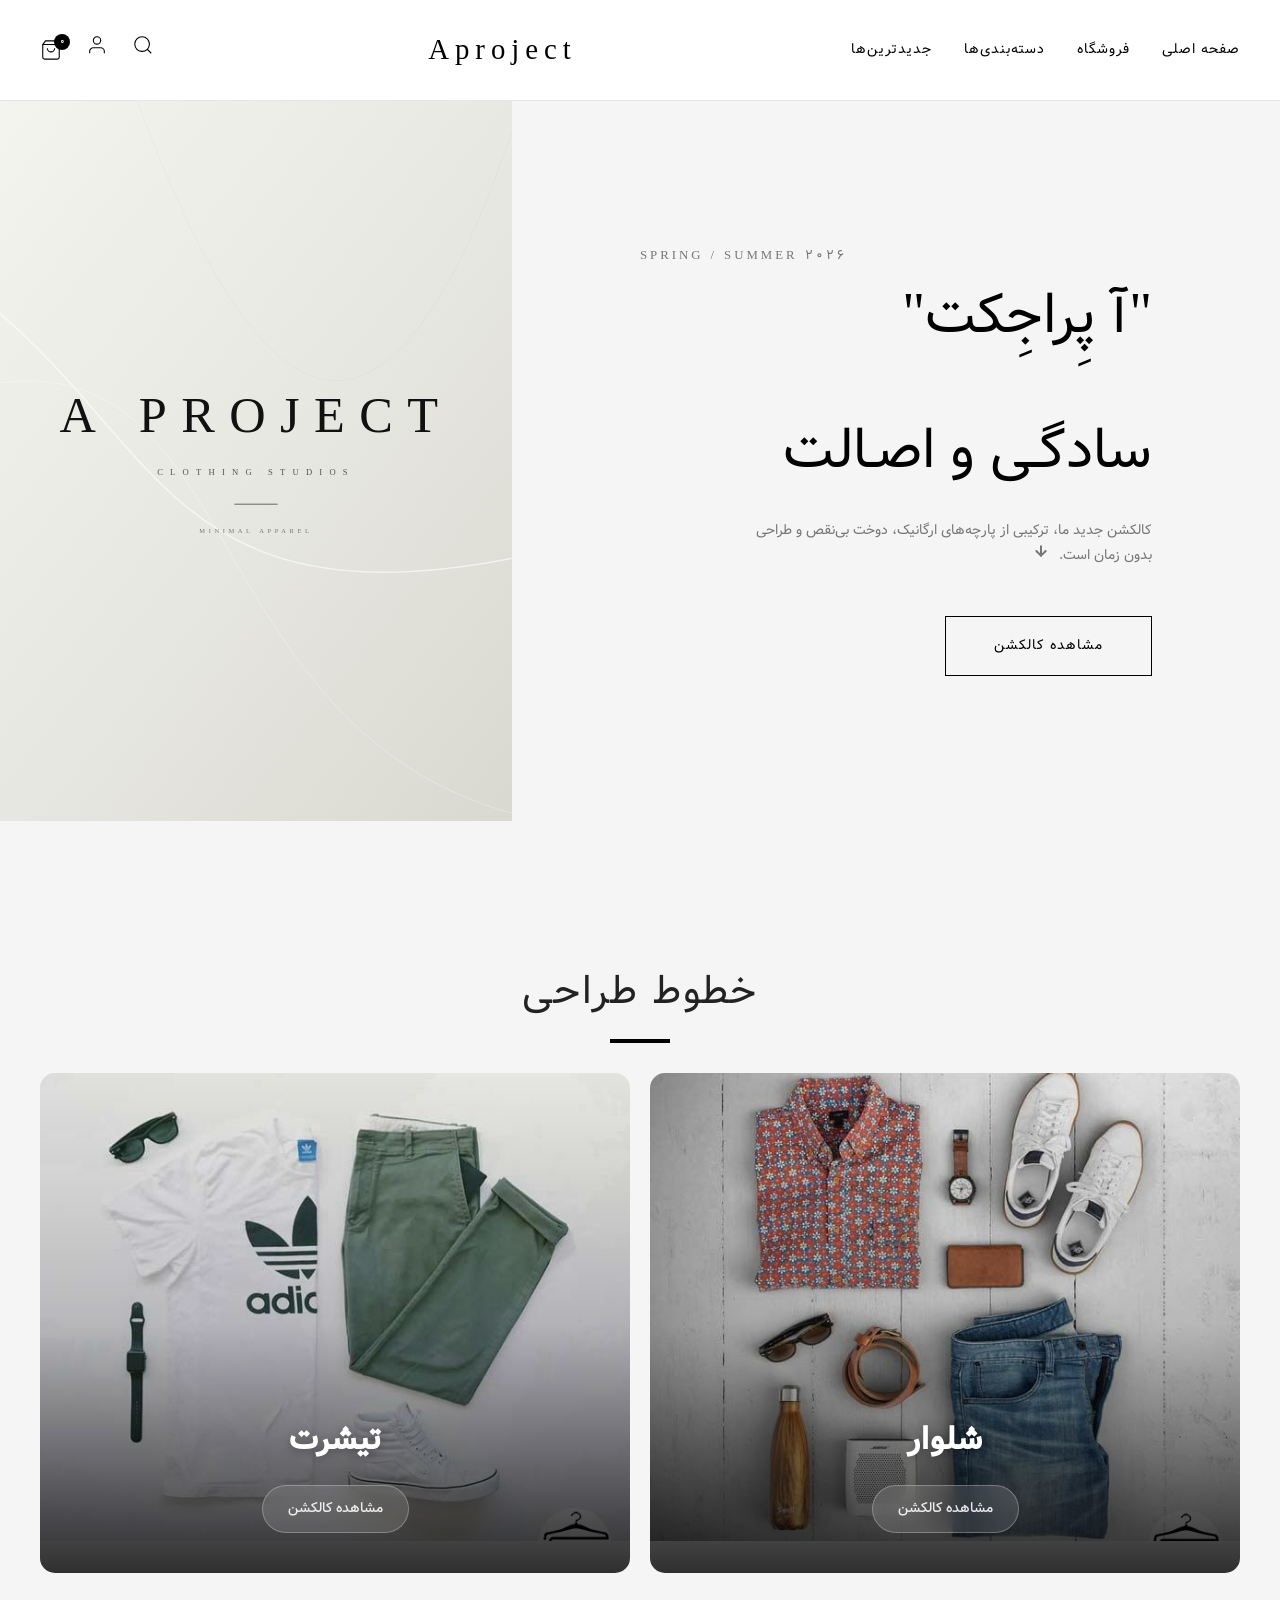
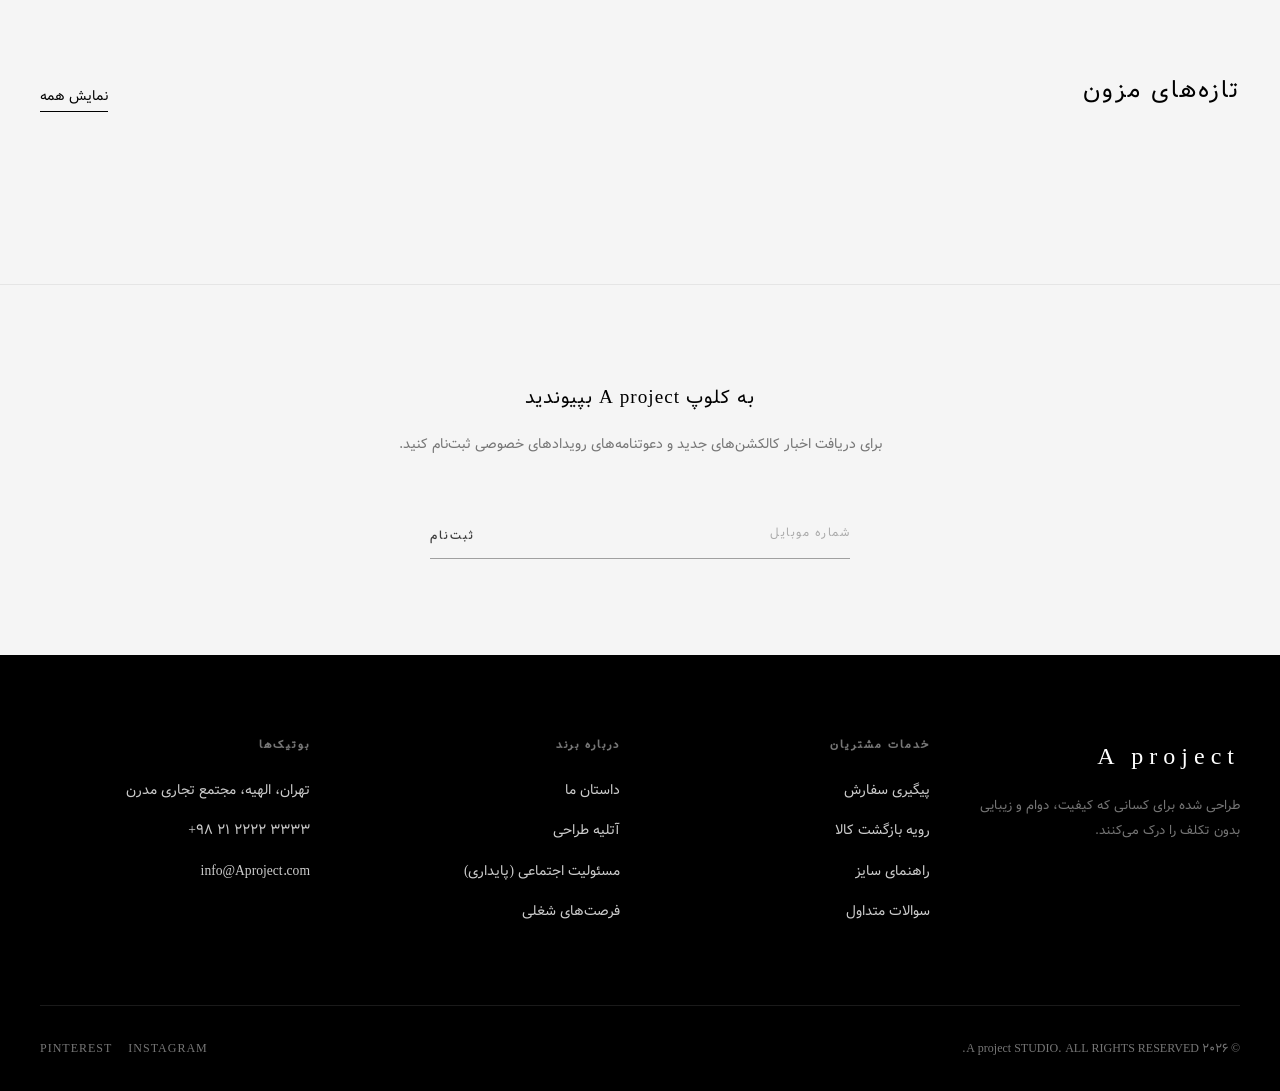
<file: index.html>
<!DOCTYPE html>
<html lang="fa" dir="rtl">

<head>
    <meta charset="UTF-8">
    <meta name="viewport" content="width=device-width, initial-scale=1.0">
    <title>A project | مزون پوشاک مینیمال</title>
    <link rel="stylesheet" href="assets/css/global.css">
    <link rel="stylesheet" href="assets/css/landing.css">


</head>

<body>

    <!-- مخزن آیکون‌های مینیمال (Thin Lines) کاملاً آفلاین -->
    <svg style="display: none;">
        <!-- آیکون کیسه خرید به جای سبد خرید چرخ‌دار (مناسب مزون) -->

        <symbol id="icon-bag" viewBox="0 0 24 24">
            <path d="M6 2L3 6v14a2 2 0 0 0 2 2h14a2 2 0 0 0 2-2V6l-3-4z"></path>
            <line x1="3" y1="6" x2="21" y2="6"></line>
            <path d="M16 10a4 4 0 0 1-8 0"></path>
        </symbol>
        <!-- آیکون جستجوی ظریف -->
        <symbol id="icon-search" viewBox="0 0 24 24">
            <circle cx="11" cy="11" r="8"></circle>
            <line x1="21" y1="21" x2="16.65" y2="16.65"></line>
        </symbol>
        <!-- آیکون کاربر (حساب کاربری) -->
        <symbol id="icon-user" viewBox="0 0 24 24">
            <path d="M20 21v-2a4 4 0 0 0-4-4H8a4 4 0 0 0-4 4v2"></path>
            <circle cx="12" cy="7" r="4"></circle>
        </symbol>
        <!-- منوی همبرگری ظریف -->
        <symbol id="icon-menu" viewBox="0 0 24 24">
            <line x1="3" y1="12" x2="21" y2="12"></line>
            <line x1="3" y1="6" x2="21" y2="6"></line>
            <line x1="3" y1="18" x2="21" y2="18"></line>
        </symbol>
    </svg>

    <!-- هدر مینیمال -->
    <header>
        <div class="container flex items-center justify-between">

            <!-- دکمه منو موبایل (فقط در سایز کوچک نمایش داده می‌شود) -->
            <button class="mobile-menu-btn" aria-label="منو"><svg class="icon-svg">
                    <use href="#icon-menu"></use>
                </svg></button>

            <!-- منوی اصلی (ناوبری متنی) -->
            <nav class="main-nav">
                <a href="index.html">صفحه اصلی</a>
                <a href="shop.html">فروشگاه</a>
                <div class="dropdown">
                    <a href="#" class="dropdown-toggle">دسته‌بندی‌ها</a>
                    <div class="dropdown-menu" id="categories-dropdown">
                        <!-- دسته‌بندی‌ها توسط JS بارگذاری می‌شوند -->
                    </div>
                </div>
                <a href="index.html#new-arrivals">جدیدترین‌ها</a>
            </nav>

            <!-- لوگوی تایپوگرافی برند -->
            <a href="index.html" class="brand-logo">Aproject</a>

            <!-- آیکون‌های سمت چپ -->
            <div class="header-actions">
                <a href="shop.html" aria-label="جستجو"><svg class="icon-svg">
                        <use href="#icon-search"></use>
                    </svg></a>
                <a href="admin/login.html" aria-label="حساب کاربری"><svg class="icon-svg">
                        <use href="#icon-user"></use>
                    </svg></a>
                <a href="cart.html" aria-label="کیسه خرید" class="cart-btn">
                    <svg class="icon-svg">
                        <use href="#icon-bag"></use>
                    </svg>
                    <span class="bag-count">0</span>
                </a>
            </div>
        </div>
    </header>

    <!-- بخش اصلی (Lookbook Hero) -->
    <section class="hero container">
        <div class="hero-layout">
            <div class="hero-text">
                <span class="hero-season">Spring / Summer 2026</span>
                <h1 class="hero-title">"آ پِراجِکت"<br>
                    <br>
                    سادگـی و اصـالت
                </h1>
                <p style="color: var(--gray-text); margin-bottom: 3rem; max-width: 400px;">
                    کالکشن جدید ما، ترکیبی از پارچه‌های ارگانیک، دوخت بی‌نقص و طراحی بدون زمان است.
                    <span class="arrow">
                        <svg width="16" height="16" viewBox="0 0 24 24" fill="none" stroke="currentColor"
                            stroke-width="3" stroke-linecap="round" stroke-linejoin="round">
                            <path d="M12 5v14"></path>
                            <path d="M19 12l-7 7-7-7"></path>
                        </svg>
                    </span>

                </p>
                <a href="#collections" class="hero-btn">مشاهده کالکشن</a>
            </div>

            <!-- جایگاه عکس مدل (استایل ژورنالی) -->
            <!-- تصویر اختصاصی و آفلاین برند A PROJECT -->
            <div class="hero-image" style="padding: 0; background: transparent;">
                <svg viewBox="0 0 800 1000" width="100%" height="100%" preserveAspectRatio="xMidYMid slice"
                    xmlns="http://www.w3.org/2000/svg">
                    <defs>
                        <!-- گرادیان ملایم شبیه به نورپردازی روی پارچه -->
                        <linearGradient id="fabricGrad" x1="0%" y1="0%" x2="100%" y2="100%">
                            <stop offset="0%" stop-color="#F4F4F0" />
                            <stop offset="50%" stop-color="#E8E8E2" />
                            <stop offset="100%" stop-color="#D8D8D0" />
                        </linearGradient>
                    </defs>

                    <!-- پس‌زمینه رنگ کرم/خاکستری بسیار روشن (رنگ کلاسیک مزون‌ها) -->
                    <rect width="100%" height="100%" fill="url(#fabricGrad)" />

                    <!-- خطوط مینیمال انتزاعی (تداعی‌کننده برش پارچه، الگوهای خیاطی و دراپه لباس) -->
                    <path d="M -100,200 C 300,400 200,800 900,600" fill="none" stroke="#ffffff" stroke-width="2"
                        opacity="0.6" />
                    <path d="M 0,400 C 400,300 300,900 800,1000" fill="none" stroke="#ffffff" stroke-width="1"
                        opacity="0.4" />
                    <path d="M 200,-100 C 400,500 600,600 800,-100" fill="none" stroke="#000000" stroke-width="1"
                        opacity="0.04" />

                    <!-- تایپوگرافی لوکس و مجله‌ای برند A PROJECT -->
                    <g transform="translate(400, 500)" text-anchor="middle">
                        <!-- نام اصلی برند -->
                        <text y="-40" font-family="Georgia, 'Times New Roman', serif" font-size="70"
                            font-weight="normal" letter-spacing="20" fill="#111111">A PROJECT</text>

                        <!-- زیرعنوان -->
                        <text y="20" font-family="'Helvetica Neue', Arial, sans-serif" font-size="12" font-weight="300"
                            letter-spacing="10" fill="#555555">CLOTHING STUDIOS</text>

                        <!-- خط جداکننده ظریف -->
                        <line x1="-30" y1="60" x2="30" y2="60" stroke="#333333" stroke-width="1" />

                        <!-- شعار مینیمال -->
                        <text y="100" font-family="'Helvetica Neue', Arial, sans-serif" font-size="9" font-weight="300"
                            letter-spacing="5" fill="#777777">MINIMAL APPAREL</text>
                    </g>
                </svg>
            </div>

        </div>
    </section>

    <!-- دسته‌بندی‌های تصویری (Grid) -->
    <section class="container" id="collections">
        <div class="section-header" style="margin-bottom: 30px; text-align: center;">
            <h2 class="section-title" style="font-size: 2.5rem;  color: #222;">خطوط طراحی</h2>
            <div style="width: 60px; height: 4px; background: #000; margin: 10px auto;"></div>
        </div>

        <div class="collections-grid">
            <!-- کالکشن 1: شلوار -->
            <a href="shop.html" class="collection-item" data-category-name="شلوار">
                <img src="./assets/pics/men-dress-12.jpg" alt="شلوار" class="collection-img">
                <div class="collection-overlay"></div>
                <div class="collection-content">
                    <span class="collection-name">شلوار</span>
                    <span class="collection-btn">مشاهده کالکشن</span>
                </div>
            </a>

            <!-- کالکشن 2: تیشرت -->
            <a href="shop.html" class="collection-item" data-category-name="تیشرت">
                <img src="./assets/pics/men-dress-15.jpg" alt="تیشرت" class="collection-img">
                <div class="collection-overlay"></div>
                <div class="collection-content">
                    <span class="collection-name">تیشرت</span>
                    <span class="collection-btn">مشاهده کالکشن</span>
                </div>
            </a>
        </div>
    </section>

    <!-- محصولات جدید (New Arrivals) -->
    <section class="container" style="margin-top: 6rem;" id="new-arrivals">
        <div class="section-header"
            style="display: flex; justify-content: space-between; align-items: flex-end; margin-bottom: 2rem;">
            <h2 class="section-title" style="margin: 0;">تازه‌های مزون</h2>
            <a href="shop.html" style="font-size: 0.85rem; border-bottom: 1px solid var(--black); padding-bottom: 2px;">نمایش
                همه</a>
        </div>

        <!-- این کانتینر توسط جاوااسکریپت پر می‌شود -->
        <div id="product-grid" class="product-scroll">
            <!-- محصولات اینجا رندر می‌شوند -->
        </div>
    </section>


    <!-- خبرنامه مینیمال -->
    <section class="newsletter">
        <div class="container">
            <h2>به کلوپ A project بپیوندید</h2>
            <p>برای دریافت اخبار کالکشن‌های جدید و دعوتنامه‌های رویدادهای خصوصی ثبت‌نام کنید.</p>
            <form class="newsletter-form">
                <input type="tel" placeholder="شماره موبایل" inputmode="numeric" pattern="[0-9]*"
                    aria-label="شماره موبایل" />

                <button type="button">
                    ثبت‌نام
                </button>

            </form>
        </div>
    </section>

    <!-- فوتر لوکس مونوکروم -->
    <footer>
        <div class="container">
            <div class="grid grid-cols-4 footer-grid">

                <!-- ستون برند -->
                <div>
                    <div class="brand-logo"
                        style="color: white; font-size: 1.5rem; text-align: right; margin-bottom: 1rem;">A project</div>
                    <p style="color: var(--gray-text); font-size: 0.8rem; line-height: 2;">
                        طراحی شده برای کسانی که کیفیت، دوام و زیبایی بدون تکلف را درک می‌کنند.
                    </p>
                </div>

                <!-- ستون راهنما -->
                <div>
                    <h4 class="footer-title">خدمات مشتریان</h4>
                    <ul class="footer-links">
                        <li><a href="#">پیگیری سفارش</a></li>
                        <li><a href="#">رویه بازگشت کالا</a></li>
                        <li><a href="#">راهنمای سایز</a></li>
                        <li><a href="#">سوالات متداول</a></li>
                    </ul>
                </div>

                <!-- ستون درباره -->
                <div>
                    <h4 class="footer-title">درباره برند</h4>
                    <ul class="footer-links">
                        <li><a href="#">داستان ما</a></li>
                        <li><a href="#">آتلیه طراحی</a></li>
                        <li><a href="#">مسئولیت اجتماعی (پایداری)</a></li>
                        <li><a href="#">فرصت‌های شغلی</a></li>
                    </ul>
                </div>

                <!-- ستون تماس -->
                <div>
                    <h4 class="footer-title">بوتیک‌ها</h4>
                    <ul class="footer-links">
                        <li>تهران، الهیه، مجتمع تجاری مدرن</li>
                        <li style="direction: ltr; text-align: right; margin-top: 1rem;">+98 21 2222 3333</li>
                        <li style="direction: ltr; text-align: right;">info@Aproject.com</li>
                    </ul>
                </div>

            </div>

            <div class="footer-bottom">
                <div class="copyright">
                    © 2026 A project STUDIO. ALL RIGHTS RESERVED.
                </div>
                <div class="social-links" style="display: flex; gap: 1rem; letter-spacing: 1px;">
                    <a href="#">INSTAGRAM</a>
                    <a href="#">PINTEREST</a>
                </div>
            </div>
        </div>
    </footer>
    <script type="module" src="assets/js/main.js" defer></script>
    <script type="module" src="assets/js/landing-page.js" defer></script>

</body>

</html>
</file>
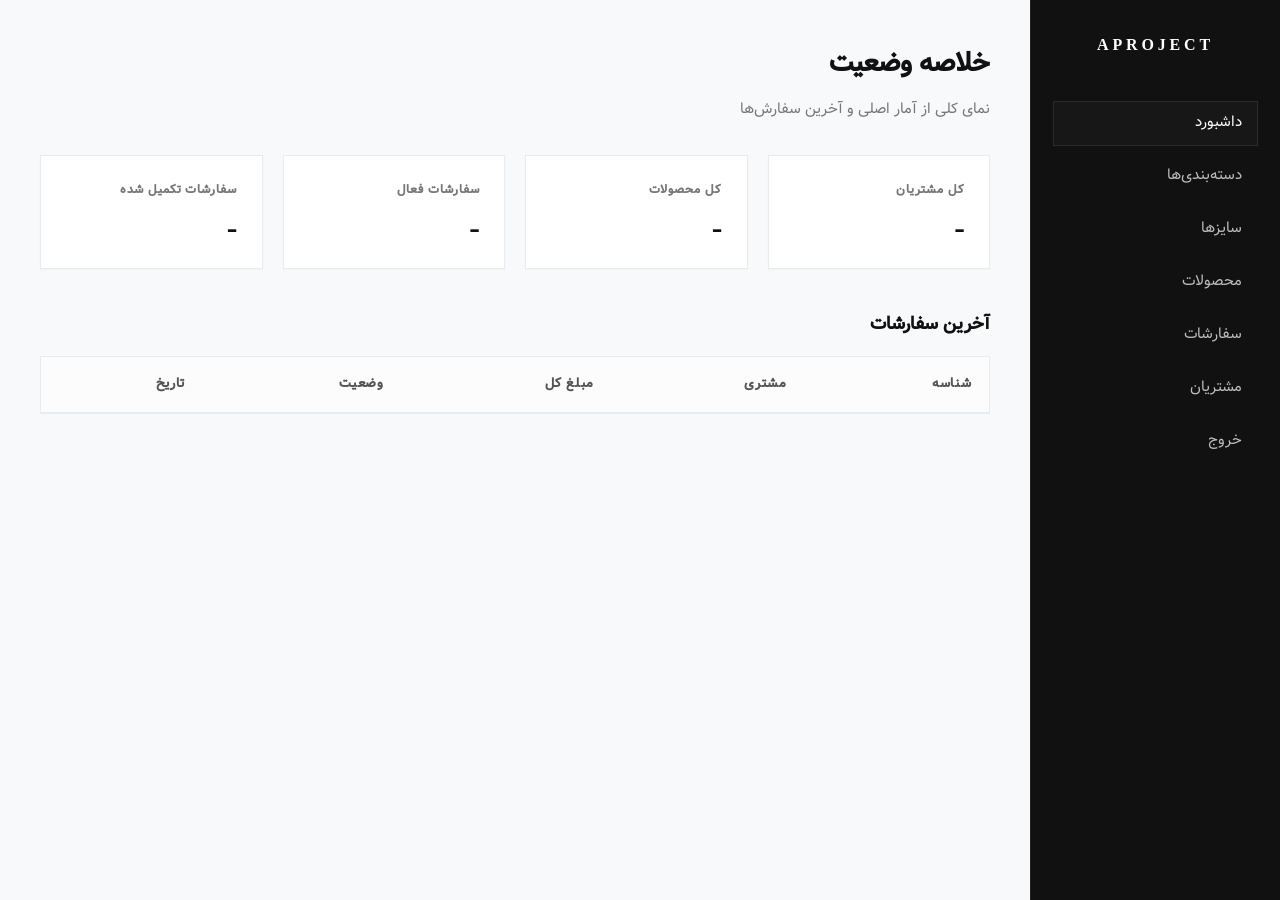
<file: admin/index.html>
<!DOCTYPE html>
<html lang="fa" dir="rtl">
<head>
    <meta charset="UTF-8">
    <meta name="viewport" content="width=device-width, initial-scale=1.0">
    <title>پنل مدیریت | داشبورد</title>
    <link rel="stylesheet" href="../assets/css/global.css">
    <style>
        :root {
            --sidebar-width: 250px;
            --sidebar-bg: #111;
            --sidebar-text: #fff;
            --page-bg: #f8f9fa;
            --card-bg: #fff;
            --border-color: #e9ecef;
            --text-main: #111;
            --text-muted: #777;
        }

        * {
            box-sizing: border-box;
        }

        body {
            margin: 0;
            display: flex;
            background-color: var(--page-bg);
            color: var(--text-main);
            font-family: system-ui, -apple-system, BlinkMacSystemFont, "Segoe UI", sans-serif;
        }

        .sidebar {
            width: var(--sidebar-width);
            background-color: var(--sidebar-bg);
            color: var(--sidebar-text);
            height: 100vh;
            position: fixed;
            inset-inline-start: 0;
            top: 0;
            padding: 2rem 1.4rem;
            border-inline-end: 1px solid #222;
            display: flex;
            flex-direction: column;
        }

        .sidebar h2 {
            font-size: 1rem;
            letter-spacing: 0.24em;
            margin: 0 0 2.5rem 0;
            text-align: center;
            font-weight: 600;
        }

        .nav-links {
            list-style: none;
            padding: 0;
            margin: 0;
        }

        .nav-links li {
            margin-bottom: 0.5rem;
        }

        .nav-links a {
            color: #bdbdbd;
            text-decoration: none;
            font-size: 0.92rem;
            display: block;
            padding: 0.7rem 0.9rem;
            line-height: 1.4;
            border: 1px solid transparent;
            transition: color 0.2s ease, border-color 0.2s ease, background-color 0.2s ease;
        }

        .nav-links a:hover,
        .nav-links a.active {
            color: #fff;
            border-color: #2a2a2a;
            background-color: #171717;
        }

        .main-content {
            margin-right: var(--sidebar-width);
            flex-grow: 1;
            padding: 2.5rem 2.5rem 3rem;
            min-width: 0;
        }

        .page-header {
            margin-bottom: 2rem;
        }

        .page-header h1 {
            margin: 0 0 0.5rem 0;
            font-size: 1.7rem;
            font-weight: 700;
        }

        .page-header p {
            margin: 0;
            color: var(--text-muted);
            font-size: 0.92rem;
        }

        .stats-grid {
            display: grid;
            grid-template-columns: repeat(auto-fit, minmax(190px, 1fr));
            gap: 1.25rem;
            margin-bottom: 2.5rem;
        }

        .stat-card {
            background: var(--card-bg);
            padding: 1.4rem 1.5rem;
            border: 1px solid var(--border-color);
            box-shadow: 0 1px 2px rgba(0,0,0,0.03);
        }

        .stat-card h3 {
            font-size: 0.78rem;
            color: var(--text-muted);
            text-transform: uppercase;
            letter-spacing: 0.08em;
            margin: 0 0 0.75rem 0;
            font-weight: 600;
        }

        .stat-card p {
            font-size: 2rem;
            font-weight: 700;
            margin: 0;
            line-height: 1;
        }

        .section-title {
            margin: 0 0 1rem 0;
            font-size: 1.1rem;
            font-weight: 700;
        }

        .table-wrap {
            width: 100%;
            overflow-x: auto;
            background: var(--card-bg);
            border: 1px solid var(--border-color);
        }

        table {
            width: 100%;
            border-collapse: collapse;
            min-width: 700px;
        }

        th, td {
            text-align: right;
            padding: 1rem 1.1rem;
            border-bottom: 1px solid var(--border-color);
            vertical-align: middle;
        }

        th {
            background-color: #fcfcfc;
            font-size: 0.8rem;
            color: #555;
            text-transform: uppercase;
            letter-spacing: 0.05em;
            font-weight: 600;
        }

        tbody tr:hover {
            background-color: #fafafa;
        }

        .status-badge {
            display: inline-block;
            padding: 0.35rem 0.65rem;
            font-size: 0.74rem;
            border-radius: 0; /* گوشه تیز */
            border: 1px solid transparent;
            line-height: 1;
            white-space: nowrap;
        }

        .status-pending {
            background: #fff3cd;
            color: #856404;
            border-color: #ffe69c;
        }

        .status-delivered {
            background: #d4edda;
            color: #155724;
            border-color: #b7dfc0;
        }

        @media (max-width: 960px) {
            body {
                display: block;
            }

            .sidebar {
                transform: translateX(100%);
                transition: transform 0.25s ease;
                z-index: 50;
                width: min(280px, 86vw);
            }

            .sidebar.active {
                transform: translateX(0);
            }

            .main-content {
                margin-right: 0;
                padding: 5rem 1rem 1.5rem;
            }

            .mobile-menu-btn {
                display: inline-flex;
            }
        }

        @media (max-width: 640px) {
            .stats-grid {
                grid-template-columns: 1fr;
            }

            .page-header h1 {
                font-size: 1.4rem;
            }

            .stat-card p {
                font-size: 1.8rem;
            }

            th, td {
                padding: 0.85rem 0.9rem;
            }
        }

        /* دکمه منو موبایل */
        .mobile-topbar {
            display: none;
        }

        @media (max-width: 960px) {
            .mobile-topbar {
                display: flex;
                align-items: center;
                justify-content: space-between;
                gap: 1rem;
                position: fixed;
                top: 0;
                inset-inline: 0;
                z-index: 60;
                background: rgba(248,249,250,0.96);
                backdrop-filter: blur(8px);
                border-bottom: 1px solid var(--border-color);
                padding: 0.85rem 1rem;
            }

            .mobile-topbar .title {
                font-size: 0.95rem;
                font-weight: 700;
            }

            .mobile-menu-btn {
                border: 1px solid #ddd;
                background: #fff;
                color: #111;
                padding: 0.55rem 0.8rem;
                font-size: 1rem;
                cursor: pointer;
                border-radius: 0;
            }
        }
    </style>
</head>
<body>

    <div class="mobile-topbar">
        <div class="title">APROJECT</div>
        <button class="mobile-menu-btn" id="menuBtn">☰</button>
    </div>

    <aside class="sidebar" id="sidebar">
        <h2>APROJECT</h2>
        <ul class="nav-links">
            <li><a href="index.html" class="active">داشبورد</a></li>
            <li><a href="categories.html">دسته‌بندی‌ها</a></li>
            <li><a href="sizes.html">سایزها</a></li>
            <li><a href="products.html">محصولات</a></li>
            <li><a href="orders.html">سفارشات</a></li>
            <li><a href="customers.html">مشتریان</a></li>
            <li><a href="/" id="logoutBtn">خروج</a></li>
        </ul>
    </aside>

    <main class="main-content">
        <div class="page-header">
            <h1>خلاصه وضعیت</h1>
            <p>نمای کلی از آمار اصلی و آخرین سفارش‌ها</p>
        </div>

        <div class="stats-grid">
            <div class="stat-card">
                <h3>کل مشتریان</h3>
                <p id="totalCustomers">-</p>
            </div>
            <div class="stat-card">
                <h3>کل محصولات</h3>
                <p id="totalProducts">-</p>
            </div>
            <div class="stat-card">
                <h3>سفارشات فعال</h3>
                <p id="activeOrders">-</p>
            </div>
            <div class="stat-card">
                <h3>سفارشات تکمیل شده</h3>
                <p id="completedOrders">-</p>
            </div>
        </div>

        <h2 class="section-title">آخرین سفارشات</h2>
        <div class="table-wrap">
            <table>
                <thead>
                    <tr>
                        <th>شناسه</th>
                        <th>مشتری</th>
                        <th>مبلغ کل</th>
                        <th>وضعیت</th>
                        <th>تاریخ</th>
                    </tr>
                </thead>
                <tbody id="recentOrdersBody">
                    <!-- Data via JS -->
                </tbody>
            </table>
        </div>
    </main>

    <script>
        async function loadStats() {
            try {
                const res = await fetch('../api/admin/stats.php');

                if (res.status === 401) {
                    window.location.href = 'login.html';
                    return;
                }

                const result = await res.json();

                if (result.success) {
                    const data = result.data;
                    document.getElementById('totalCustomers').textContent = data.total_customers;
                    document.getElementById('totalProducts').textContent = data.total_products;
                    document.getElementById('activeOrders').textContent = data.active_orders;
                    document.getElementById('completedOrders').textContent = data.completed_orders;

                    const body = document.getElementById('recentOrdersBody');
                    body.innerHTML = data.recent_orders.map(o => `
                        <tr>
                            <td>#${o.id}</td>
                            <td>${o.full_name}</td>
                            <td>${Number(o.total_price).toLocaleString('fa-IR')} تومان</td>
                            <td><span class="status-badge status-${o.status.toLowerCase()}">${o.status}</span></td>
                            <td>${new Date(o.created_at).toLocaleDateString('fa-IR')}</td>
                        </tr>
                    `).join('');
                }
            } catch (error) {
                console.error('Error:', error);
            }
        }

        document.getElementById('logoutBtn').addEventListener('click', (e) => {
            e.preventDefault();
            fetch('../api/admin/logout.php').then(() => window.location.href = 'login.html');
        });

        const sidebar = document.getElementById('sidebar');
        const menuBtn = document.getElementById('menuBtn');

        if (menuBtn) {
            menuBtn.addEventListener('click', () => {
                sidebar.classList.toggle('active');
            });
        }

        loadStats();
    </script>
</body>
</html>
</file>
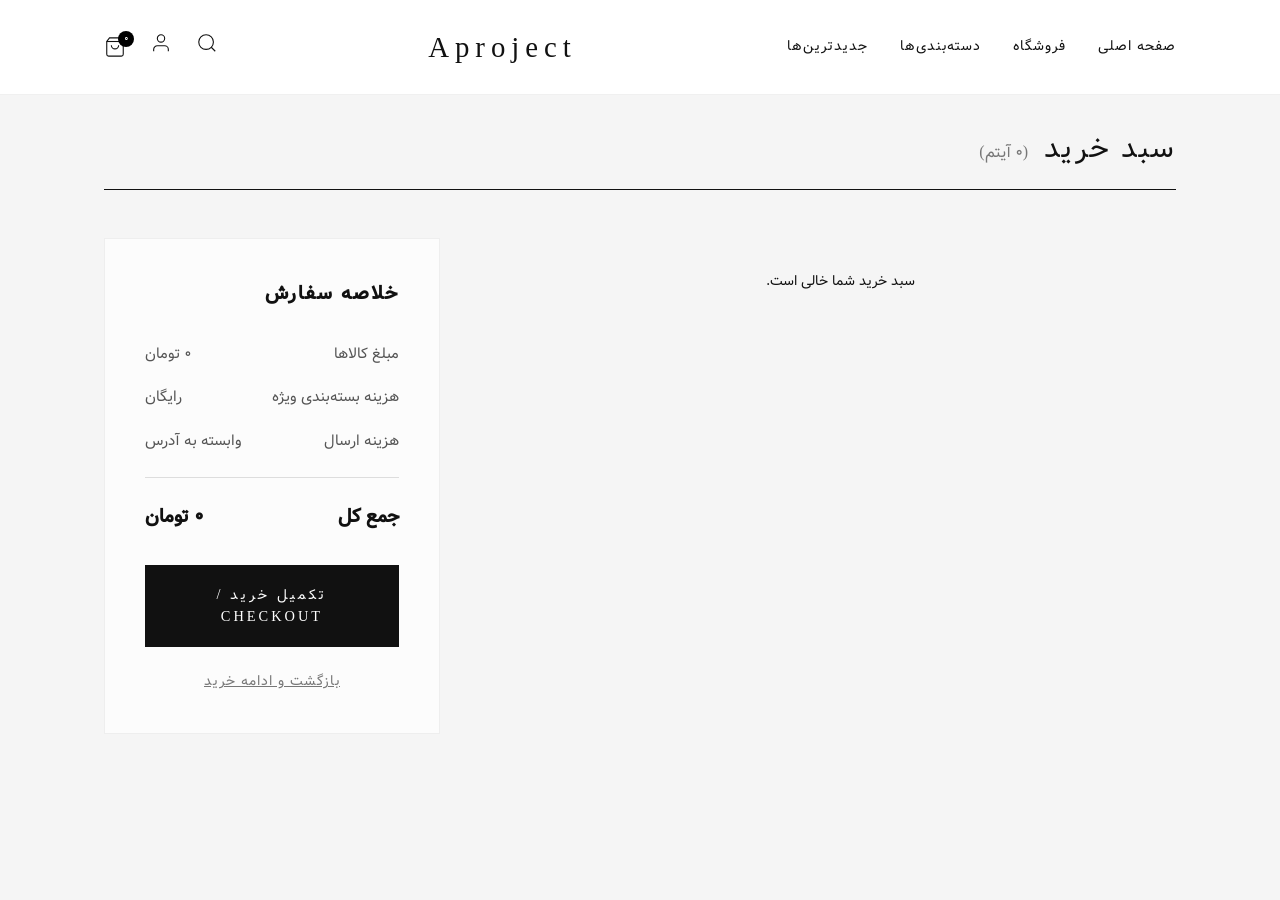
<file: cart.html>
<!DOCTYPE html>
<html lang="fa" dir="rtl">

<head>
    <meta charset="UTF-8">
    <meta name="viewport" content="width=device-width, initial-scale=1.0">
    <title>سبد خرید | Aproject</title>
    <link rel="stylesheet" href="assets/css/global.css">
    <link rel="stylesheet" href="assets/css/landing.css">
    <link rel="stylesheet" href="assets/css/cart.css">
</head>

<body>

    <svg style="display: none;">
        <symbol id="icon-bag" viewBox="0 0 24 24">
            <path d="M6 2L3 6v14a2 2 0 0 0 2 2h14a2 2 0 0 0 2-2V6l-3-4z"></path>
            <line x1="3" y1="6" x2="21" y2="6"></line>
            <path d="M16 10a4 4 0 0 1-8 0"></path>
        </symbol>
        <symbol id="icon-search" viewBox="0 0 24 24">
            <circle cx="11" cy="11" r="8"></circle>
            <line x1="21" y1="21" x2="16.65" y2="16.65"></line>
        </symbol>
        <symbol id="icon-user" viewBox="0 0 24 24">
            <path d="M20 21v-2a4 4 0 0 0-4-4H8a4 4 0 0 0-4 4v2"></path>
            <circle cx="12" cy="7" r="4"></circle>
        </symbol>
        <symbol id="icon-menu" viewBox="0 0 24 24">
            <line x1="3" y1="12" x2="21" y2="12"></line>
            <line x1="3" y1="6" x2="21" y2="6"></line>
            <line x1="3" y1="18" x2="21" y2="18"></line>
        </symbol>
    </svg>

    <!-- هدر مینیمال -->
    <header>
        <div style="width: 100%;" class="container flex items-center justify-between">

            <button class="mobile-menu-btn" aria-label="منو"><svg class="icon-svg">
                    <use href="#icon-menu"></use>
                </svg></button>

            <nav class="main-nav">
                <a href="index.html">صفحه اصلی</a>
                <a href="shop.html">فروشگاه</a>
                <div class="dropdown">
                    <a href="#" class="dropdown-toggle">دسته‌بندی‌ها</a>
                    <div class="dropdown-menu" id="categories-dropdown">
                    </div>
                </div>
                <a href="index.html#new-arrivals">جدیدترین‌ها</a>
            </nav>

            <a href="index.html" class="brand-logo">Aproject</a>

            <div class="header-actions">
                <a href="shop.html" aria-label="جستجو"><svg class="icon-svg">
                        <use href="#icon-search"></use>
                    </svg></a>
                <a href="admin/login.html" aria-label="حساب کاربری"><svg class="icon-svg">
                        <use href="#icon-user"></use>
                    </svg></a>
                <a href="cart.html" aria-label="کیسه خرید" class="cart-btn">
                    <svg class="icon-svg">
                        <use href="#icon-bag"></use>
                    </svg>
                    <span class="bag-count">0</span>
                </a>
            </div>
        </div>
    </header>

    <!-- Main Cart Content -->
    <main class="cart-container container" style="margin-top: 2rem;">

        <h1 class="page-title">سبد خرید <span id="cartItemCount">(۰ آیتم)</span></h1>

        <div class="cart-layout">

            <!-- ستون سمت راست: لیست محصولات -->
            <div class="cart-items" id="cartItemsContainer">
                <!-- محصولات توسط JS رندر می‌شوند -->
            </div>

            <!-- ستون سمت چپ: فاکتور و پرداخت -->
            <div class="order-summary">
                <h2 class="summary-title">خلاصه سفارش</h2>

                <div class="summary-row">
                    <span>مبلغ کالاها</span>
                    <span id="subtotalPrice">۰ تومان</span>
                </div>

                <div class="summary-row">
                    <span>هزینه بسته‌بندی ویژه</span>
                    <span>رایگان</span>
                </div>

                <div class="summary-row">
                    <span>هزینه ارسال</span>
                    <span>وابسته به آدرس</span>
                </div>

                <div class="summary-divider"></div>

                <div class="summary-total">
                    <span>جمع کل</span>
                    <span id="totalPrice">۰ تومان</span>
                </div>

                <button class="checkout-btn" id="checkoutBtn">تکمیل خرید / Checkout</button>

                <a href="shop.html" class="continue-shopping">بازگشت و ادامه خرید</a>
            </div>

        </div>
    </main>

    <!-- Checkout Modal -->
    <div id="checkoutModal" class="modal">
        <div class="modal-content">
            <span class="close-modal">&times;</span>
            <h2 class="modal-title">تکمیل اطلاعات ارسال</h2>
            <form id="checkoutForm">
                <div class="form-group">
                    <label for="fullName">نام و نام خانوادگی</label>
                    <input type="text" id="fullName" name="fullName" required placeholder="مثال: علی علوی">
                </div>
                <div class="form-group">
                    <label for="phone">شماره موبایل</label>
                    <input type="tel" id="phone" name="phone" required placeholder="۰۹۱۲۳۴۵۶۷۸۹" pattern="09[0-9]{9}">
                </div>
                <div class="form-group">
                    <label for="address">آدرس کامل پستی</label>
                    <textarea id="address" name="address" required placeholder="استان، شهر، خیابان..."></textarea>
                </div>
                <button type="submit" class="submit-order-btn">ثبت سفارش و پرداخت</button>
            </form>
        </div>
    </div>

    <script type="module" src="assets/js/main.js" defer></script>
    <script type="module" src="assets/js/cart-page.js" defer></script>

</body>

</html>
</file>
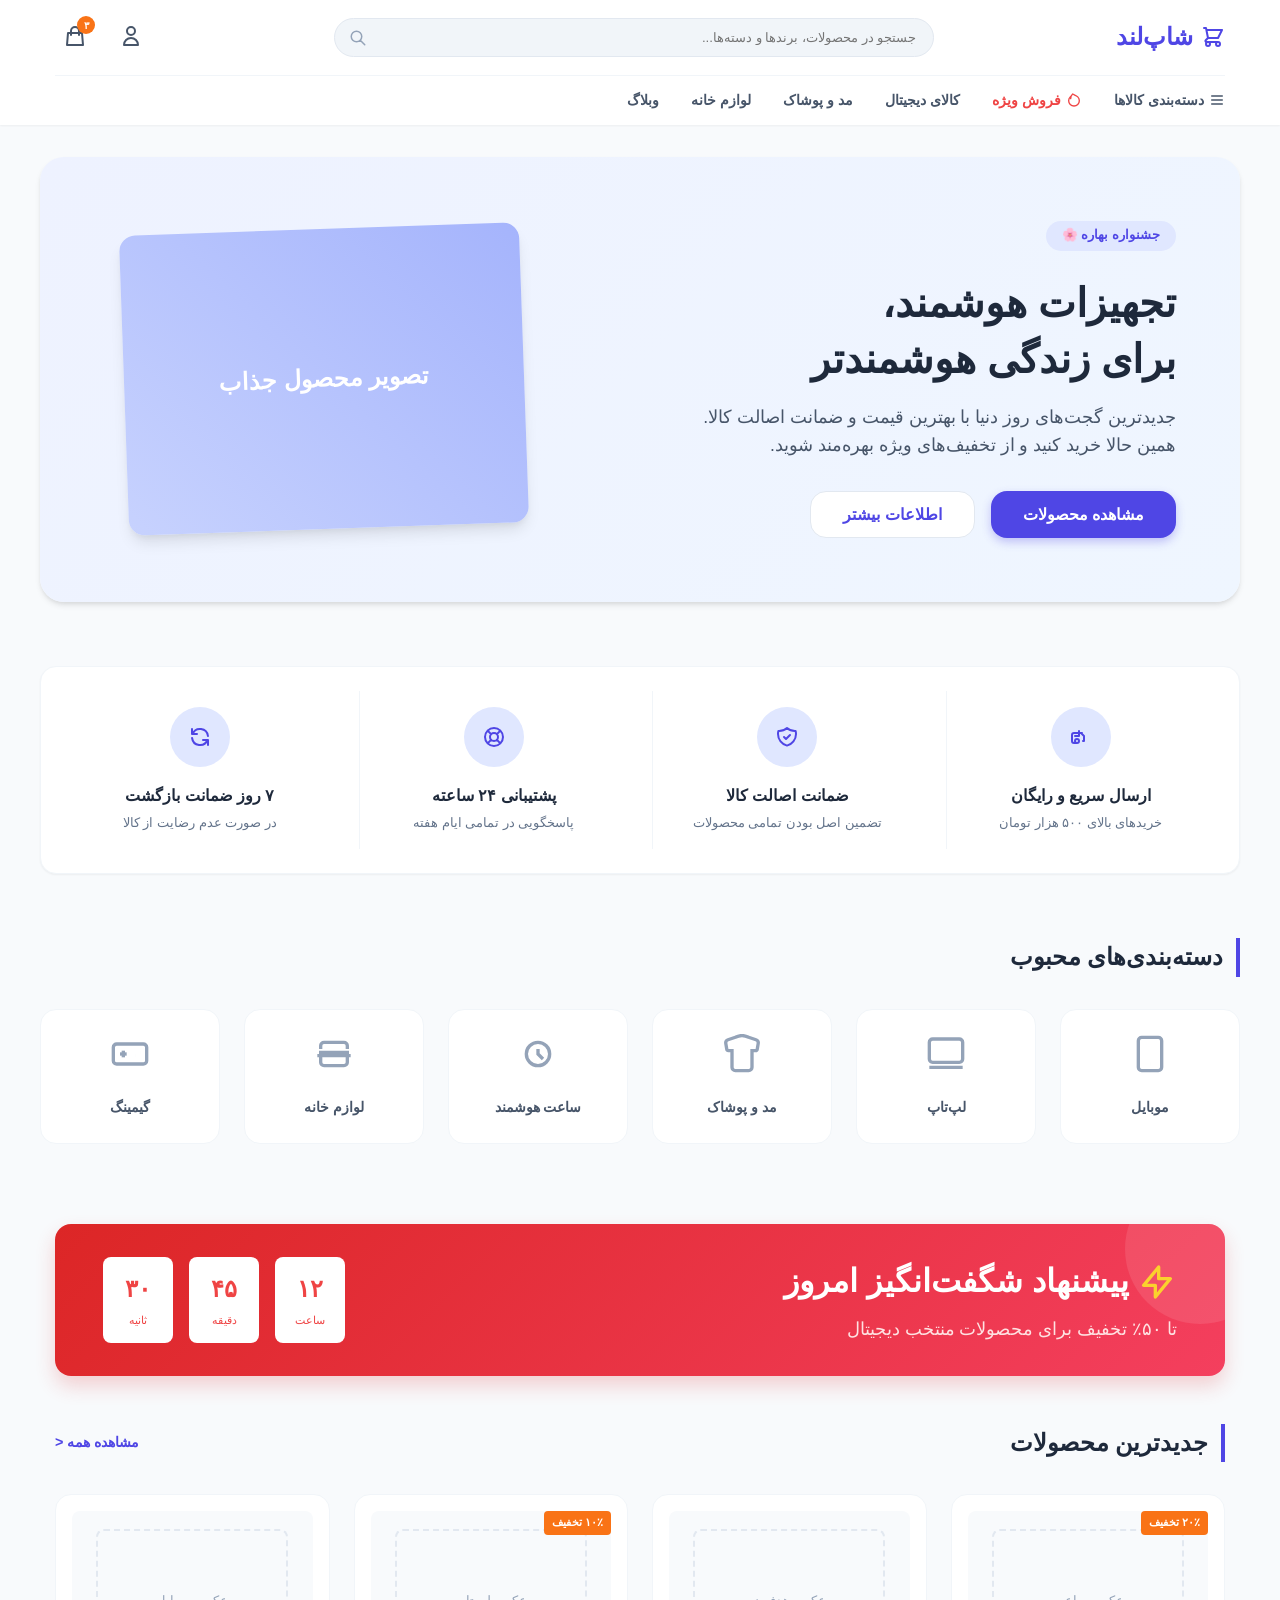
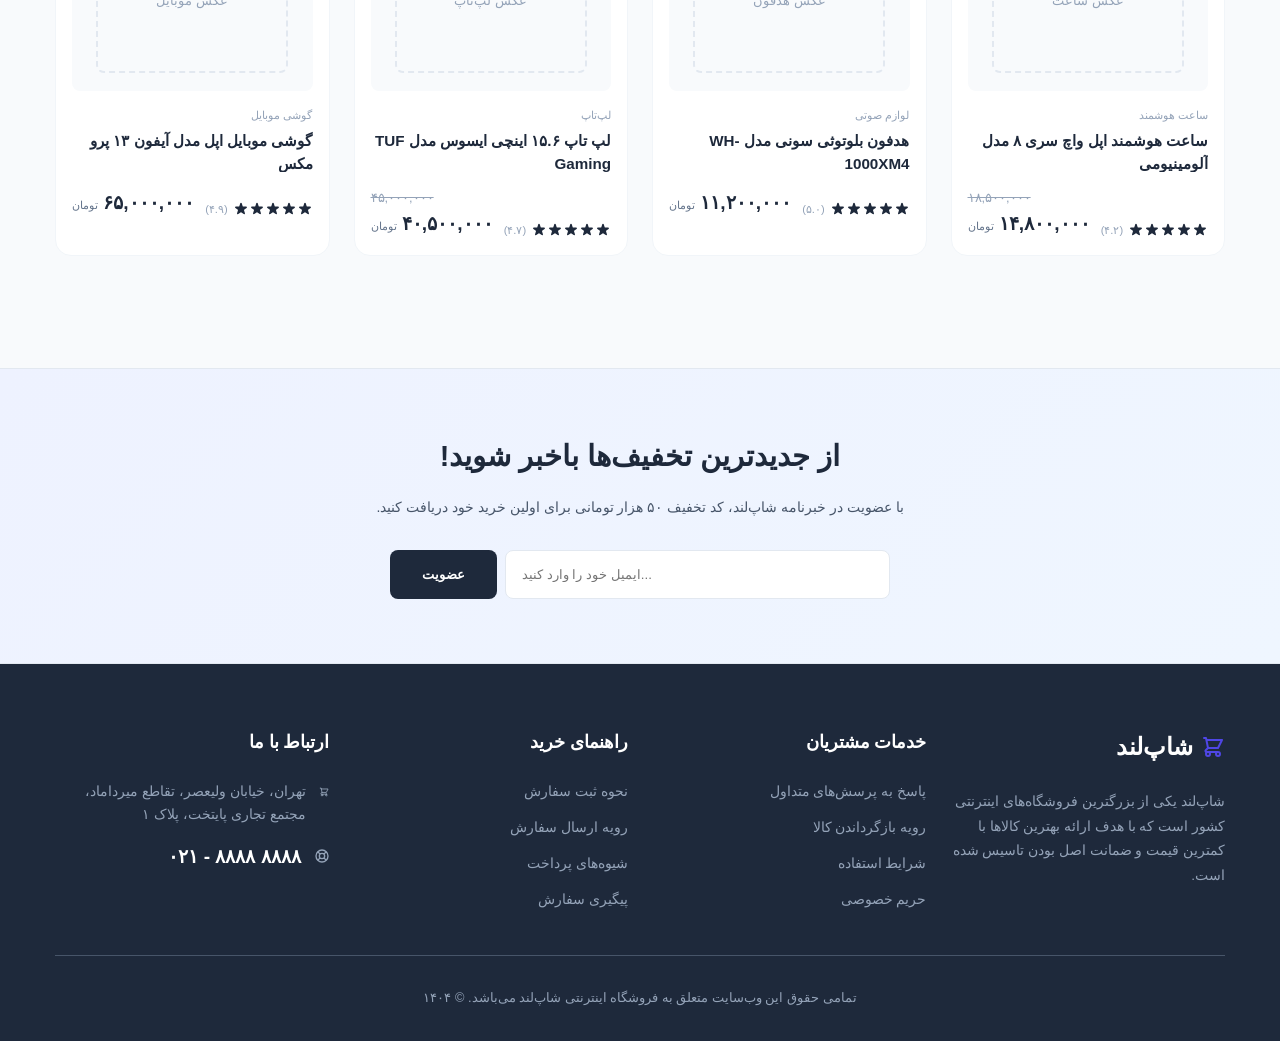
<file: index3.html>
<!DOCTYPE html>
<html lang="fa" dir="rtl">
<head>
    <meta charset="UTF-8">
    <meta name="viewport" content="width=device-width, initial-scale=1.0">
    <title>فروشگاه اینترنتی شاپ‌لند | نسخه کاملاً آفلاین</title>
    
    <style>
        /* === متغیرهای رنگی و پایه‌ای === */
        :root {
            --primary: #4f46e5;
            --primary-hover: #4338ca;
            --primary-light: #e0e7ff;
            --secondary: #f97316;
            --dark: #1e293b;
            --gray-50: #f8fafc;
            --gray-100: #f1f5f9;
            --gray-200: #e2e8f0;
            --gray-400: #94a3b8;
            --gray-500: #64748b;
            --gray-600: #475569;
            --gray-800: #1e293b;
            --white: #ffffff;
            --red-500: #ef4444;
            --red-gradient: linear-gradient(135deg, #dc2626, #f43f5e);
            --hero-gradient: linear-gradient(135deg, #eef2ff, #eff6ff);
            --shadow-sm: 0 1px 2px 0 rgba(0, 0, 0, 0.05);
            --shadow-md: 0 4px 6px -1px rgba(0, 0, 0, 0.1), 0 2px 4px -1px rgba(0, 0, 0, 0.06);
            --shadow-lg: 0 10px 15px -3px rgba(0, 0, 0, 0.1), 0 4px 6px -2px rgba(0, 0, 0, 0.05);
            --radius-md: 0.5rem;
            --radius-lg: 1rem;
            --radius-xl: 1.5rem;
            --font-family: Tahoma, "Segoe UI", Arial, sans-serif;
        }

        /* === ریست کردن استایل‌های پیش‌فرض === */
        *, *::before, *::after {
            box-sizing: border-box;
            margin: 0;
            padding: 0;
        }

        body {
            font-family: var(--font-family);
            background-color: var(--gray-50);
            color: var(--gray-800);
            line-height: 1.6;
            font-size: 14px;
            overflow-x: hidden;
        }

        a { text-decoration: none; color: inherit; transition: color 0.3s; }
        ul { list-style: none; }
        button { cursor: pointer; border: none; font-family: inherit; transition: all 0.3s; }
        input { font-family: inherit; }

        /* === کلاس‌های کاربردی (Utilities) === */
        .container { max-width: 1200px; margin: 0 auto; padding: 0 15px; }
        .flex { display: flex; }
        .flex-col { flex-direction: column; }
        .items-center { align-items: center; }
        .justify-between { justify-content: space-between; }
        .justify-center { justify-content: center; }
        .gap-2 { gap: 0.5rem; }
        .gap-4 { gap: 1rem; }
        .gap-6 { gap: 1.5rem; }
        .gap-8 { gap: 2rem; }
        .text-center { text-align: center; }
        .text-primary { color: var(--primary); }
        .bg-white { background-color: var(--white); }
        
        .icon-svg { width: 24px; height: 24px; fill: currentColor; }
        .icon-sm { width: 16px; height: 16px; }
        .icon-lg { width: 40px; height: 40px; }

        /* === سیستم گرید (Grid) === */
        .grid { display: grid; gap: 1.5rem; }
        .grid-cols-2 { grid-template-columns: repeat(2, 1fr); }
        .grid-cols-4 { grid-template-columns: repeat(4, 1fr); }
        .grid-cols-6 { grid-template-columns: repeat(6, 1fr); }

        /* === هدر (Header) === */
        header { background: var(--white); box-shadow: var(--shadow-sm); position: sticky; top: 0; z-index: 50; }
        .header-top { padding: 1rem 0; }
        .logo { font-size: 1.5rem; font-weight: bold; color: var(--primary); display: flex; align-items: center; gap: 0.5rem; }
        
        .search-box { flex: 1; max-width: 600px; margin: 0 2rem; position: relative; }
        .search-box input { width: 100%; padding: 0.7rem 1rem 0.7rem 2.5rem; border-radius: 50px; border: 1px solid var(--gray-200); background: var(--gray-100); outline: none; transition: border 0.3s; }
        .search-box input:focus { border-color: var(--primary); background: var(--white); }
        .search-box svg { position: absolute; left: 15px; top: 50%; transform: translateY(-50%); color: var(--gray-400); width: 18px; }

        .header-icons button { background: none; color: var(--gray-600); position: relative; padding: 0.5rem; }
        .header-icons button:hover { color: var(--primary); }
        .cart-badge { position: absolute; top: 0; right: 0; background: var(--secondary); color: white; font-size: 10px; width: 18px; height: 18px; border-radius: 50%; display: flex; align-items: center; justify-content: center; font-weight: bold; }

        .desktop-menu { border-top: 1px solid var(--gray-100); padding: 0.8rem 0; color: var(--gray-600); font-size: 0.9rem; font-weight: bold; }
        .desktop-menu li { cursor: pointer; display: flex; align-items: center; gap: 0.3rem; }
        .desktop-menu li:hover { color: var(--primary); }
        .menu-sale { color: var(--red-500) !important; }

        /* === بنر اصلی (Hero) === */
        .hero-section { padding: 2rem 0; }
        .hero-box { background: var(--hero-gradient); border-radius: var(--radius-xl); display: flex; align-items: center; overflow: hidden; box-shadow: var(--shadow-md); }
        .hero-content { flex: 1; padding: 4rem; }
        .hero-badge { display: inline-block; background: var(--primary-light); color: var(--primary); padding: 0.3rem 1rem; border-radius: 50px; font-weight: bold; font-size: 0.8rem; margin-bottom: 1.5rem; }
        .hero-title { font-size: 2.5rem; color: var(--dark); line-height: 1.4; margin-bottom: 1rem; }
        .hero-desc { font-size: 1.1rem; color: var(--gray-600); margin-bottom: 2rem; }
        
        .btn-primary { background: var(--primary); color: white; padding: 0.8rem 2rem; border-radius: var(--radius-lg); font-weight: bold; font-size: 1rem; box-shadow: 0 4px 10px rgba(79, 70, 229, 0.3); }
        .btn-primary:hover { background: var(--primary-hover); }
        .btn-outline { background: white; color: var(--primary); border: 1px solid var(--gray-200); padding: 0.8rem 2rem; border-radius: var(--radius-lg); font-weight: bold; font-size: 1rem; }
        .btn-outline:hover { background: var(--gray-50); }

        .hero-image-area { flex: 1; display: flex; justify-content: center; padding: 2rem; }
        .hero-image-placeholder { width: 100%; max-width: 400px; height: 300px; background: linear-gradient(45deg, #c7d2fe, #a5b4fc); border-radius: var(--radius-lg); display: flex; align-items: center; justify-content: center; color: white; font-size: 1.5rem; font-weight: bold; box-shadow: var(--shadow-lg); transform: rotate(-2deg); transition: transform 0.5s; }
        .hero-image-placeholder:hover { transform: rotate(0deg) scale(1.02); }

        /* === ویژگی‌ها (Features) === */
        .features { padding: 2rem 0; }
        .features-box { background: white; padding: 1.5rem; border-radius: var(--radius-lg); box-shadow: var(--shadow-sm); border: 1px solid var(--gray-100); }
        .feature-item { text-align: center; border-left: 1px solid var(--gray-100); padding: 1rem; }
        .feature-item:last-child { border-left: none; }
        .feature-icon { width: 60px; height: 60px; background: var(--primary-light); color: var(--primary); border-radius: 50%; display: flex; align-items: center; justify-content: center; margin: 0 auto 1rem auto; }
        .feature-item h3 { font-size: 1rem; margin-bottom: 0.3rem; }
        .feature-item p { font-size: 0.8rem; color: var(--gray-500); }

        /* === دسته‌بندی‌ها (Categories) === */
        .section-title { font-size: 1.5rem; color: var(--dark); border-right: 4px solid var(--primary); padding-right: 0.8rem; margin-bottom: 2rem; }
        .category-card { background: white; border: 1px solid var(--gray-100); border-radius: var(--radius-lg); padding: 1.5rem; text-align: center; transition: all 0.3s; cursor: pointer; }
        .category-card:hover { box-shadow: var(--shadow-md); border-color: var(--primary-light); }
        .category-card svg { color: var(--gray-400); margin-bottom: 1rem; transition: color 0.3s; }
        .category-card:hover svg { color: var(--primary); }
        .category-card h3 { font-size: 0.9rem; color: var(--gray-600); }

        /* === فروش ویژه (Sale Banner) === */
        .sale-banner { background: var(--red-gradient); padding: 2rem 3rem; border-radius: var(--radius-lg); display: flex; align-items: center; justify-content: space-between; color: white; position: relative; overflow: hidden; margin: 3rem 0; box-shadow: 0 10px 20px rgba(220, 38, 38, 0.2); }
        .sale-banner::before { content: ""; position: absolute; right: -50px; top: -50px; width: 150px; height: 150px; background: white; opacity: 0.1; border-radius: 50%; }
        .sale-title { font-size: 2rem; font-weight: bold; display: flex; align-items: center; gap: 0.5rem; margin-bottom: 0.5rem; }
        .timer-box { display: flex; gap: 1rem; z-index: 10; }
        .timer-item { background: white; color: var(--red-500); padding: 0.8rem; border-radius: var(--radius-md); text-align: center; min-width: 70px; }
        .timer-item span { display: block; font-size: 1.5rem; font-weight: bold; }
        .timer-item small { font-size: 0.7rem; font-weight: normal; }

        /* === کارت محصولات (Products) === */
        .products-header { display: flex; justify-content: space-between; align-items: center; margin-bottom: 2rem; }
        .view-all { color: var(--primary); display: flex; align-items: center; gap: 0.5rem; font-weight: bold; font-size: 0.9rem; }
        
        .product-card { background: white; border: 1px solid var(--gray-100); border-radius: var(--radius-lg); padding: 1rem; position: relative; overflow: hidden; transition: box-shadow 0.3s, transform 0.3s; }
        .product-card:hover { box-shadow: var(--shadow-lg); transform: translateY(-5px); }
        
        .discount-badge { position: absolute; top: 1rem; right: 1rem; background: var(--secondary); color: white; padding: 0.2rem 0.5rem; border-radius: 4px; font-size: 0.7rem; font-weight: bold; z-index: 10; }
        
        .product-img-box { height: 180px; background: var(--gray-50); border-radius: var(--radius-md); margin-bottom: 1rem; display: flex; align-items: center; justify-content: center; position: relative; overflow: hidden; }
        /* استایل جایگزین عکس محصول (چون آفلاین هستیم) */
        .product-placeholder { width: 80%; height: 80%; border: 2px dashed var(--gray-200); border-radius: var(--radius-md); display: flex; align-items: center; justify-content: center; color: var(--gray-400); font-size: 0.8rem; }
        
        .add-to-cart { position: absolute; bottom: -50px; left: 0; width: 100%; background: var(--primary); color: white; padding: 0.8rem; text-align: center; transition: bottom 0.3s; font-weight: bold; }
        .product-img-box:hover .add-to-cart { bottom: 0; }
        
        .product-cat { font-size: 0.7rem; color: var(--gray-400); margin-bottom: 0.3rem; }
        .product-title { font-size: 0.95rem; font-weight: bold; color: var(--gray-800); margin-bottom: 1rem; line-height: 1.5; height: 2.8em; overflow: hidden; }
        .product-title:hover { color: var(--primary); cursor: pointer; }
        
        .product-footer { display: flex; justify-content: space-between; align-items: flex-end; }
        .stars { color: var(--yellow-400); display: flex; }
        .stars span { color: var(--gray-400); font-size: 0.7rem; margin-right: 0.3rem; }
        
        .price-box { text-align: left; }
        .old-price { color: var(--gray-400); text-decoration: line-through; font-size: 0.8rem; }
        .new-price { font-size: 1.2rem; font-weight: bold; color: var(--dark); }
        .currency { font-size: 0.7rem; font-weight: normal; color: var(--gray-500); }

        .btn-mobile-cart { display: none; width: 100%; background: var(--primary-light); color: var(--primary); padding: 0.8rem; border-radius: var(--radius-md); font-weight: bold; margin-top: 1rem; text-align: center; }

        /* === خبرنامه === */
        .newsletter { background: var(--hero-gradient); padding: 4rem 0; text-align: center; border-top: 1px solid var(--gray-200); border-bottom: 1px solid var(--gray-200); margin-top: 4rem; }
        .newsletter h2 { font-size: 1.8rem; margin-bottom: 1rem; }
        .newsletter p { color: var(--gray-600); margin-bottom: 2rem; }
        .newsletter-form { max-width: 500px; margin: 0 auto; display: flex; gap: 0.5rem; }
        .newsletter-form input { flex: 1; padding: 1rem; border-radius: var(--radius-md); border: 1px solid var(--gray-200); text-align: left; direction: ltr; }
        .newsletter-form button { background: var(--dark); color: white; padding: 0 2rem; border-radius: var(--radius-md); font-weight: bold; }

        /* === فوتر === */
        footer { background: var(--dark); color: var(--gray-400); padding: 4rem 0 2rem 0; }
        .footer-logo { color: white; font-size: 1.5rem; font-weight: bold; display: flex; align-items: center; gap: 0.5rem; margin-bottom: 1.5rem; }
        .footer-logo svg { color: var(--primary); }
        .footer-desc { font-size: 0.85rem; line-height: 1.8; margin-bottom: 1.5rem; }
        
        .footer-title { color: white; font-size: 1.1rem; font-weight: bold; margin-bottom: 1.5rem; }
        .footer-links li { margin-bottom: 0.8rem; font-size: 0.9rem; }
        .footer-links a:hover { color: var(--primary); }
        
        .contact-info li { display: flex; align-items: flex-start; gap: 0.8rem; margin-bottom: 1rem; font-size: 0.9rem; }
        .contact-phone { font-size: 1.2rem; font-weight: bold; color: white; direction: ltr; text-align: right; }
        
        .copyright { text-align: center; border-top: 1px solid var(--gray-600); padding-top: 2rem; margin-top: 2rem; font-size: 0.8rem; }

        /* === واکنش‌گرایی (Responsive) === */
        @media (max-width: 992px) {
            .grid-cols-4, .grid-cols-6 { grid-template-columns: repeat(2, 1fr); }
            .hero-box { flex-direction: column; text-align: center; }
            .hero-content { padding: 2rem; }
            .hero-image-area { padding: 0 2rem 2rem 2rem; }
            .sale-banner { flex-direction: column; text-align: center; gap: 2rem; }
        }

        @media (max-width: 768px) {
            .search-box, .desktop-menu, .feature-item { display: none; }
            .grid-cols-2 { grid-template-columns: 1fr; }
            .features-box { grid-template-columns: repeat(2, 1fr); }
            .feature-item { display: block; border: none; border-bottom: 1px solid var(--gray-100); }
            .add-to-cart { display: none; }
            .btn-mobile-cart { display: block; }
            .newsletter-form { flex-direction: column; }
            .newsletter-form button { padding: 1rem; }
            .footer-grid { grid-template-columns: 1fr; gap: 2rem; }
        }
    </style>
</head>
<body>

    <!-- مخزن آیکون‌های SVG (بدون نیاز به اینترنت) -->
    <svg style="display: none;">
        <symbol id="icon-store" viewBox="0 0 24 24"><path d="M3 3h2l.4 2M7 13h10l4-8H5.4M7 13L5.4 5M7 13l-2.293 2.293c-.63.63-.184 1.707.707 1.707H17m0 0a2 2 0 100 4 2 2 0 000-4zm-8 2a2 2 0 11-4 0 2 2 0 014 0z" stroke="currentColor" stroke-width="2" fill="none" stroke-linecap="round" stroke-linejoin="round"/></symbol>
        <symbol id="icon-search" viewBox="0 0 24 24"><path d="M21 21l-6-6m2-5a7 7 0 11-14 0 7 7 0 0114 0z" stroke="currentColor" stroke-width="2" fill="none" stroke-linecap="round" stroke-linejoin="round"/></symbol>
        <symbol id="icon-user" viewBox="0 0 24 24"><path d="M16 7a4 4 0 11-8 0 4 4 0 018 0zM12 14a7 7 0 00-7 7h14a7 7 0 00-7-7z" stroke="currentColor" stroke-width="2" fill="none" stroke-linecap="round" stroke-linejoin="round"/></symbol>
        <symbol id="icon-cart" viewBox="0 0 24 24"><path d="M16 11V7a4 4 0 00-8 0v4M5 9h14l1 12H4L5 9z" stroke="currentColor" stroke-width="2" fill="none" stroke-linecap="round" stroke-linejoin="round"/></symbol>
        <symbol id="icon-bars" viewBox="0 0 24 24"><path d="M4 6h16M4 12h16M4 18h16" stroke="currentColor" stroke-width="2" fill="none" stroke-linecap="round" stroke-linejoin="round"/></symbol>
        <symbol id="icon-fire" viewBox="0 0 24 24"><path d="M17.657 18.657A8 8 0 016.343 7.343S7 9 7 10c0-2 .5-5 2.986-7C14 5 16.09 5.777 17.656 7.343A7.975 7.975 0 0120 13a7.975 7.975 0 01-2.343 5.657z" stroke="currentColor" stroke-width="2" fill="none" stroke-linecap="round" stroke-linejoin="round"/></symbol>
        <symbol id="icon-truck" viewBox="0 0 24 24"><path d="M5 8h8M5 8a2 2 0 00-2 2v6a2 2 0 002 2h1m2-10h4l3 3v5h-1m-4 0a2 2 0 11-4 0m4 0a2 2 0 10-4 0m4-10v5m0 0h-4" stroke="currentColor" stroke-width="2" fill="none" stroke-linecap="round" stroke-linejoin="round"/></symbol>
        <symbol id="icon-shield" viewBox="0 0 24 24"><path d="M9 12l2 2 4-4m5.618-4.016A11.955 11.955 0 0112 2.944a11.955 11.955 0 01-8.618 3.04A12.02 12.02 0 003 9c0 5.591 3.824 10.29 9 11.622 5.176-1.332 9-6.03 9-11.622 0-1.042-.133-2.052-.382-3.016z" stroke="currentColor" stroke-width="2" fill="none" stroke-linecap="round" stroke-linejoin="round"/></symbol>
        <symbol id="icon-headset" viewBox="0 0 24 24"><path d="M18.364 5.636l-3.536 3.536m0 5.656l3.536 3.536M9.172 9.172L5.636 5.636m3.536 9.192l-3.536 3.536M21 12a9 9 0 11-18 0 9 9 0 0118 0zm-5 0a4 4 0 11-8 0 4 4 0 018 0z" stroke="currentColor" stroke-width="2" fill="none" stroke-linecap="round" stroke-linejoin="round"/></symbol>
        <symbol id="icon-rotate" viewBox="0 0 24 24"><path d="M4 4v5h.582m15.356 2A8.001 8.001 0 004.582 9m0 0H9m11 11v-5h-.581m0 0a8.003 8.003 0 01-15.357-2m15.357 2H15" stroke="currentColor" stroke-width="2" fill="none" stroke-linecap="round" stroke-linejoin="round"/></symbol>
        <symbol id="icon-star" viewBox="0 0 20 20"><path d="M9.049 2.927c.3-.921 1.603-.921 1.902 0l1.07 3.292a1 1 0 00.95.69h3.462c.969 0 1.371 1.24.588 1.81l-2.8 2.034a1 1 0 00-.364 1.118l1.07 3.292c.3.921-.755 1.688-1.54 1.118l-2.8-2.034a1 1 0 00-1.175 0l-2.8 2.034c-.784.57-1.838-.197-1.539-1.118l1.07-3.292a1 1 0 00-.364-1.118L2.98 8.72c-.783-.57-.38-1.81.588-1.81h3.461a1 1 0 00.951-.69l1.07-3.292z" fill="currentColor"/></symbol>
        <symbol id="icon-bolt" viewBox="0 0 24 24"><path d="M13 10V3L4 14h7v7l9-11h-7z" stroke="currentColor" stroke-width="2" fill="none" stroke-linecap="round" stroke-linejoin="round"/></symbol>
    </svg>

    <!-- هدر سایت -->
    <header>
        <div class="container">
            <div class="header-top flex items-center justify-between">
                <!-- لوگو -->
                <div class="logo">
                    <svg class="icon-svg"><use href="#icon-store"></use></svg>
                    <span>شاپ‌لند</span>
                </div>
                
                <!-- جستجو (پنهان در موبایل) -->
                <div class="search-box">
                    <input type="text" placeholder="جستجو در محصولات، برندها و دسته‌ها...">
                    <svg class="icon-svg"><use href="#icon-search"></use></svg>
                </div>

                <!-- آیکون‌های کاربری -->
                <div class="header-icons flex gap-4">
                    <button><svg class="icon-svg"><use href="#icon-user"></use></svg></button>
                    <button>
                        <svg class="icon-svg"><use href="#icon-cart"></use></svg>
                        <span class="cart-badge">۳</span>
                    </button>
                </div>
            </div>
            
            <!-- منوی دسکتاپ -->
            <ul class="desktop-menu flex gap-8">
                <li><svg class="icon-sm"><use href="#icon-bars"></use></svg> دسته‌بندی کالاها</li>
                <li class="menu-sale"><svg class="icon-sm"><use href="#icon-fire"></use></svg> فروش ویژه</li>
                <li>کالای دیجیتال</li>
                <li>مد و پوشاک</li>
                <li>لوازم خانه</li>
                <li>وبلاگ</li>
            </ul>
        </div>
    </header>

    <!-- بخش قهرمان (Hero) -->
    <section class="hero-section container">
        <div class="hero-box">
            <div class="hero-content">
                <span class="hero-badge">جشنواره بهاره 🌸</span>
                <h1 class="hero-title">تجهیزات هوشمند،<br>برای زندگی هوشمندتر</h1>
                <p class="hero-desc">جدیدترین گجت‌های روز دنیا با بهترین قیمت و ضمانت اصالت کالا. همین حالا خرید کنید و از تخفیف‌های ویژه بهره‌مند شوید.</p>
                <div class="flex gap-4">
                    <button class="btn-primary">مشاهده محصولات</button>
                    <button class="btn-outline">اطلاعات بیشتر</button>
                </div>
            </div>
            <div class="hero-image-area">
                <!-- گرافیک جایگزین تصویر (مخصوص حالت آفلاین) -->
                <div class="hero-image-placeholder">
                    تصویر محصول جذاب
                </div>
            </div>
        </div>
    </section>

    <!-- ویژگی‌ها (Trust Features) -->
    <section class="features container">
        <div class="features-box grid grid-cols-4">
            <div class="feature-item">
                <div class="feature-icon"><svg class="icon-svg"><use href="#icon-truck"></use></svg></div>
                <h3>ارسال سریع و رایگان</h3>
                <p>خریدهای بالای ۵۰۰ هزار تومان</p>
            </div>
            <div class="feature-item">
                <div class="feature-icon"><svg class="icon-svg"><use href="#icon-shield"></use></svg></div>
                <h3>ضمانت اصالت کالا</h3>
                <p>تضمین اصل بودن تمامی محصولات</p>
            </div>
            <div class="feature-item">
                <div class="feature-icon"><svg class="icon-svg"><use href="#icon-headset"></use></svg></div>
                <h3>پشتیبانی ۲۴ ساعته</h3>
                <p>پاسخگویی در تمامی ایام هفته</p>
            </div>
            <div class="feature-item">
                <div class="feature-icon"><svg class="icon-svg"><use href="#icon-rotate"></use></svg></div>
                <h3>۷ روز ضمانت بازگشت</h3>
                <p>در صورت عدم رضایت از کالا</p>
            </div>
        </div>
    </section>

    <!-- دسته‌بندی‌ها -->
    <section class="container" style="padding: 2rem 0;">
        <h2 class="section-title">دسته‌بندی‌های محبوب</h2>
        <div class="grid grid-cols-6">
            <div class="category-card">
                <svg class="icon-lg mx-auto" style="margin: 0 auto 1rem;" viewBox="0 0 24 24" fill="none" stroke="currentColor" stroke-width="2"><rect x="5" y="2" width="14" height="20" rx="2" ry="2"></rect><line x1="12" y1="18" x2="12.01" y2="18"></line></svg>
                <h3>موبایل</h3>
            </div>
            <div class="category-card">
                <svg class="icon-lg mx-auto" style="margin: 0 auto 1rem;" viewBox="0 0 24 24" fill="none" stroke="currentColor" stroke-width="2"><rect x="2" y="3" width="20" height="14" rx="2" ry="2"></rect><line x1="2" y1="20" x2="22" y2="20"></line></svg>
                <h3>لپ‌تاپ</h3>
            </div>
            <div class="category-card">
                <svg class="icon-lg mx-auto" style="margin: 0 auto 1rem;" viewBox="0 0 24 24" fill="none" stroke="currentColor" stroke-width="2"><path d="M20.38 3.46L16 2a8.59 8.59 0 0 0-8 0L3.62 3.46a2 2 0 0 0-1.34 2.23l.58 3.47a1 1 0 0 0 .99.84H6v10c0 1.1.9 2 2 2h8a2 2 0 0 0 2-2V10h2.15a1 1 0 0 0 .99-.84l.58-3.47a2 2 0 0 0-1.34-2.23z"></path></svg>
                <h3>مد و پوشاک</h3>
            </div>
            <div class="category-card">
                <svg class="icon-lg mx-auto" style="margin: 0 auto 1rem;" viewBox="0 0 24 24" fill="none" stroke="currentColor" stroke-width="2"><circle cx="12" cy="12" r="7"></circle><polyline points="12 9 12 12 15 15"></polyline></svg>
                <h3>ساعت هوشمند</h3>
            </div>
            <div class="category-card">
                <svg class="icon-lg mx-auto" style="margin: 0 auto 1rem;" viewBox="0 0 24 24" fill="none" stroke="currentColor" stroke-width="2"><path d="M20 9V7a2 2 0 0 0-2-2H6a2 2 0 0 0-2 2v2"></path><path d="M4 11h16v6a2 2 0 0 1-2 2H6a2 2 0 0 1-2-2v-6z"></path><path d="M2 13h20"></path></svg>
                <h3>لوازم خانه</h3>
            </div>
            <div class="category-card">
                <svg class="icon-lg mx-auto" style="margin: 0 auto 1rem;" viewBox="0 0 24 24" fill="none" stroke="currentColor" stroke-width="2"><rect x="2" y="6" width="20" height="12" rx="2" ry="2"></rect><path d="M6 12h4"></path><path d="M8 10v4"></path><line x1="15" y1="13" x2="15.01" y2="13"></line><line x1="18" y1="11" x2="18.01" y2="11"></line></svg>
                <h3>گیمینگ</h3>
            </div>
        </div>
    </section>

    <!-- بنر فروش ویژه -->
    <section class="container">
        <div class="sale-banner">
            <div>
                <h2 class="sale-title">
                    <svg class="icon-lg" style="color: #facc15;"><use href="#icon-bolt"></use></svg>
                    پیشنهاد شگفت‌انگیز امروز
                </h2>
                <p style="color: #fee2e2; font-size: 1.1rem;">تا ۵۰٪ تخفیف برای محصولات منتخب دیجیتال</p>
            </div>
            <div class="timer-box">
                <div class="timer-item"><span>۱۲</span><small>ساعت</small></div>
                <div class="timer-item"><span>۴۵</span><small>دقیقه</small></div>
                <div class="timer-item"><span>۳۰</span><small>ثانیه</small></div>
            </div>
        </div>
    </section>

    <!-- گرید محصولات -->
    <section class="container" style="padding-bottom: 3rem;">
        <div class="products-header">
            <h2 class="section-title" style="margin-bottom: 0;">جدیدترین محصولات</h2>
            <a href="#" class="view-all">مشاهده همه &lt;</a>
        </div>
        
        <div class="grid grid-cols-4">
            
            <!-- محصول 1 -->
            <div class="product-card">
                <div class="discount-badge">۲۰٪ تخفیف</div>
                <div class="product-img-box">
                    <div class="product-placeholder">عکس ساعت</div>
                    <button class="add-to-cart">افزودن به سبد خرید</button>
                </div>
                <div class="product-cat">ساعت هوشمند</div>
                <h3 class="product-title">ساعت هوشمند اپل واچ سری ۸ مدل آلومینیومی</h3>
                <div class="product-footer">
                    <div class="stars">
                        <svg class="icon-sm"><use href="#icon-star"></use></svg>
                        <svg class="icon-sm"><use href="#icon-star"></use></svg>
                        <svg class="icon-sm"><use href="#icon-star"></use></svg>
                        <svg class="icon-sm"><use href="#icon-star"></use></svg>
                        <svg class="icon-sm" style="color: var(--gray-300);"><use href="#icon-star"></use></svg>
                        <span>(۴.۲)</span>
                    </div>
                    <div class="price-box">
                        <div class="old-price">۱۸,۵۰۰,۰۰۰</div>
                        <div class="new-price">۱۴,۸۰۰,۰۰۰ <span class="currency">تومان</span></div>
                    </div>
                </div>
                <button class="btn-mobile-cart">افزودن به سبد</button>
            </div>

            <!-- محصول 2 -->
            <div class="product-card">
                <div class="product-img-box">
                    <div class="product-placeholder">عکس هدفون</div>
                    <button class="add-to-cart">افزودن به سبد خرید</button>
                </div>
                <div class="product-cat">لوازم صوتی</div>
                <h3 class="product-title">هدفون بلوتوثی سونی مدل WH-1000XM4</h3>
                <div class="product-footer">
                    <div class="stars">
                        <svg class="icon-sm"><use href="#icon-star"></use></svg>
                        <svg class="icon-sm"><use href="#icon-star"></use></svg>
                        <svg class="icon-sm"><use href="#icon-star"></use></svg>
                        <svg class="icon-sm"><use href="#icon-star"></use></svg>
                        <svg class="icon-sm"><use href="#icon-star"></use></svg>
                        <span>(۵.۰)</span>
                    </div>
                    <div class="price-box">
                        <div class="new-price">۱۱,۲۰۰,۰۰۰ <span class="currency">تومان</span></div>
                    </div>
                </div>
                <button class="btn-mobile-cart">افزودن به سبد</button>
            </div>

            <!-- محصول 3 -->
            <div class="product-card">
                <div class="discount-badge">۱۰٪ تخفیف</div>
                <div class="product-img-box">
                    <div class="product-placeholder">عکس لپ‌تاپ</div>
                    <button class="add-to-cart">افزودن به سبد خرید</button>
                </div>
                <div class="product-cat">لپ‌تاپ</div>
                <h3 class="product-title">لپ تاپ ۱۵.۶ اینچی ایسوس مدل TUF Gaming</h3>
                <div class="product-footer">
                    <div class="stars">
                        <svg class="icon-sm"><use href="#icon-star"></use></svg>
                        <svg class="icon-sm"><use href="#icon-star"></use></svg>
                        <svg class="icon-sm"><use href="#icon-star"></use></svg>
                        <svg class="icon-sm"><use href="#icon-star"></use></svg>
                        <svg class="icon-sm" style="color: var(--gray-300);"><use href="#icon-star"></use></svg>
                        <span>(۴.۷)</span>
                    </div>
                    <div class="price-box">
                        <div class="old-price">۴۵,۰۰۰,۰۰۰</div>
                        <div class="new-price">۴۰,۵۰۰,۰۰۰ <span class="currency">تومان</span></div>
                    </div>
                </div>
                <button class="btn-mobile-cart">افزودن به سبد</button>
            </div>

            <!-- محصول 4 -->
            <div class="product-card">
                <div class="product-img-box">
                    <div class="product-placeholder">عکس موبایل</div>
                    <button class="add-to-cart">افزودن به سبد خرید</button>
                </div>
                <div class="product-cat">گوشی موبایل</div>
                <h3 class="product-title">گوشی موبایل اپل مدل آیفون ۱۳ پرو مکس</h3>
                <div class="product-footer">
                    <div class="stars">
                        <svg class="icon-sm"><use href="#icon-star"></use></svg>
                        <svg class="icon-sm"><use href="#icon-star"></use></svg>
                        <svg class="icon-sm"><use href="#icon-star"></use></svg>
                        <svg class="icon-sm"><use href="#icon-star"></use></svg>
                        <svg class="icon-sm"><use href="#icon-star"></use></svg>
                        <span>(۴.۹)</span>
                    </div>
                    <div class="price-box">
                        <div class="new-price">۶۵,۰۰۰,۰۰۰ <span class="currency">تومان</span></div>
                    </div>
                </div>
                <button class="btn-mobile-cart">افزودن به سبد</button>
            </div>

        </div>
    </section>

    <!-- خبرنامه -->
    <section class="newsletter">
        <div class="container">
            <h2>از جدیدترین تخفیف‌ها باخبر شوید!</h2>
            <p>با عضویت در خبرنامه شاپ‌لند، کد تخفیف ۵۰ هزار تومانی برای اولین خرید خود دریافت کنید.</p>
            <form class="newsletter-form">
                <input type="email" placeholder="ایمیل خود را وارد کنید...">
                <button type="button">عضویت</button>
            </form>
        </div>
    </section>

    <!-- فوتر -->
    <footer>
        <div class="container">
            <div class="grid grid-cols-4 footer-grid">
                
                <!-- ستون اول -->
                <div>
                    <div class="footer-logo">
                        <svg class="icon-svg"><use href="#icon-store"></use></svg>
                        شاپ‌لند
                    </div>
                    <p class="footer-desc">شاپ‌لند یکی از بزرگترین فروشگاه‌های اینترنتی کشور است که با هدف ارائه بهترین کالاها با کمترین قیمت و ضمانت اصل بودن تاسیس شده است.</p>
                </div>

                <!-- ستون دوم -->
                <div>
                    <h4 class="footer-title">خدمات مشتریان</h4>
                    <ul class="footer-links">
                        <li><a href="#">پاسخ به پرسش‌های متداول</a></li>
                        <li><a href="#">رویه بازگرداندن کالا</a></li>
                        <li><a href="#">شرایط استفاده</a></li>
                        <li><a href="#">حریم خصوصی</a></li>
                    </ul>
                </div>

                <!-- ستون سوم -->
                <div>
                    <h4 class="footer-title">راهنمای خرید</h4>
                    <ul class="footer-links">
                        <li><a href="#">نحوه ثبت سفارش</a></li>
                        <li><a href="#">رویه ارسال سفارش</a></li>
                        <li><a href="#">شیوه‌های پرداخت</a></li>
                        <li><a href="#">پیگیری سفارش</a></li>
                    </ul>
                </div>

                <!-- ستون چهارم -->
                <div>
                    <h4 class="footer-title">ارتباط با ما</h4>
                    <ul class="contact-info">
                        <li>
                            <svg class="icon-sm" style="margin-top: 4px;"><use href="#icon-store"></use></svg>
                            <span>تهران، خیابان ولیعصر، تقاطع میرداماد، مجتمع تجاری پایتخت، پلاک ۱</span>
                        </li>
                        <li>
                            <svg class="icon-sm" style="margin-top: 6px;"><use href="#icon-headset"></use></svg>
                            <span class="contact-phone">۰۲۱ - ۸۸۸۸ ۸۸۸۸</span>
                        </li>
                    </ul>
                </div>
                
            </div>
            
            <div class="copyright">
                تمامی حقوق این وب‌سایت متعلق به فروشگاه اینترنتی شاپ‌لند می‌باشد. © ۱۴۰۴
            </div>
        </div>
    </footer>

</body>
</html>
</file>
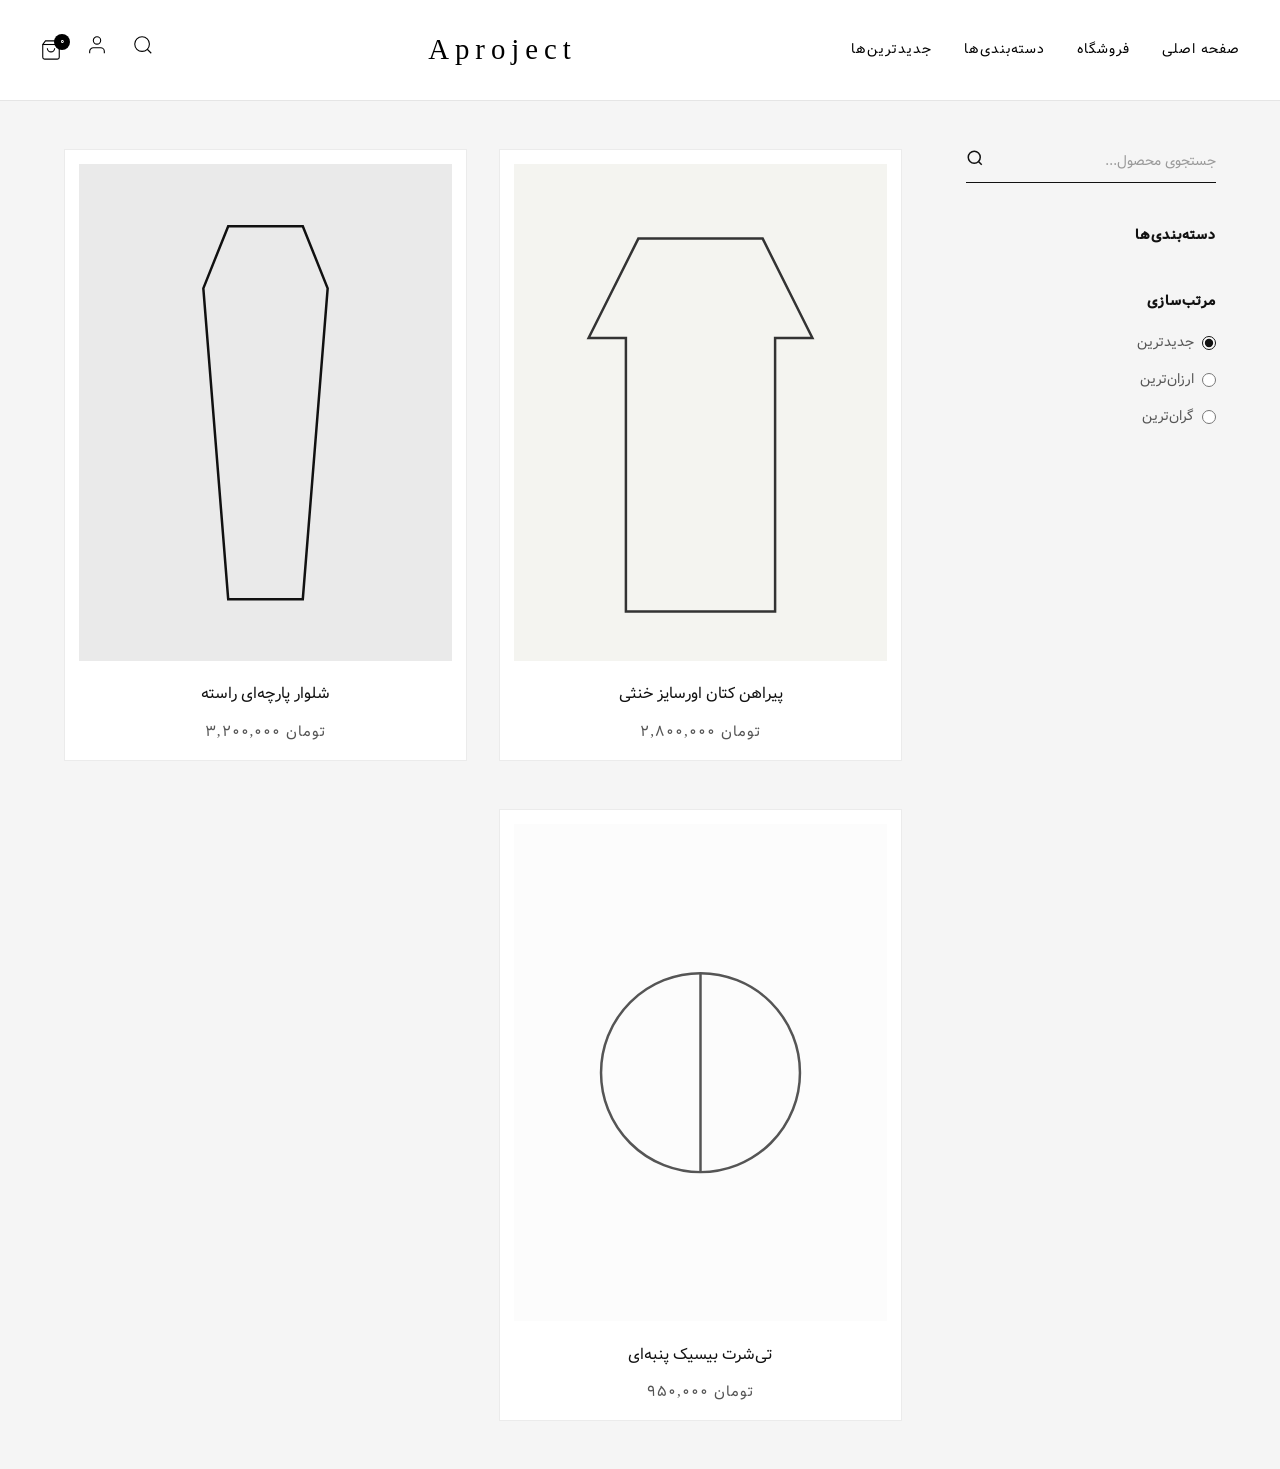
<file: shop.html>
<!DOCTYPE html>
<html lang="fa" dir="rtl">

<head>
    <meta charset="UTF-8">
    <meta name="viewport" content="width=device-width, initial-scale=1.0">
    <title>فروشگاه | A PROJECT</title>
    <link rel="stylesheet" href="assets/css/global.css">
    <link rel="stylesheet" href="assets/css/landing.css">
    <link rel="stylesheet" href="assets/css/shop.css">
</head>

<body>

    <!-- مخزن آیکون‌های مینیمال (Thin Lines) کاملاً آفلاین -->
    <svg style="display: none;">
        <!-- آیکون کیسه خرید به جای سبد خرید چرخ‌دار (مناسب مزون) -->

        <symbol id="icon-bag" viewBox="0 0 24 24">
            <path d="M6 2L3 6v14a2 2 0 0 0 2 2h14a2 2 0 0 0 2-2V6l-3-4z"></path>
            <line x1="3" y1="6" x2="21" y2="6"></line>
            <path d="M16 10a4 4 0 0 1-8 0"></path>
        </symbol>
        <!-- آیکون جستجوی ظریف -->
        <symbol id="icon-search" viewBox="0 0 24 24">
            <circle cx="11" cy="11" r="8"></circle>
            <line x1="21" y1="21" x2="16.65" y2="16.65"></line>
        </symbol>
        <!-- آیکون کاربر (حساب کاربری) -->
        <symbol id="icon-user" viewBox="0 0 24 24">
            <path d="M20 21v-2a4 4 0 0 0-4-4H8a4 4 0 0 0-4 4v2"></path>
            <circle cx="12" cy="7" r="4"></circle>
        </symbol>
        <!-- منوی همبرگری ظریف -->
        <symbol id="icon-menu" viewBox="0 0 24 24">
            <line x1="3" y1="12" x2="21" y2="12"></line>
            <line x1="3" y1="6" x2="21" y2="6"></line>
            <line x1="3" y1="18" x2="21" y2="18"></line>
        </symbol>
    </svg>

    <!-- هدر مینیمال -->
    <header>
        <div class="container flex items-center justify-between">

            <!-- دکمه منو موبایل (فقط در سایز کوچک نمایش داده می‌شود) -->
            <button class="mobile-menu-btn" aria-label="منو"><svg class="icon-svg">
                    <use href="#icon-menu"></use>
                </svg></button>

            <!-- منوی اصلی (ناوبری متنی) -->
            <nav class="main-nav">
                <a href="index.html">صفحه اصلی</a>
                <a href="shop.html">فروشگاه</a>
                <div class="dropdown">
                    <a href="#" class="dropdown-toggle">دسته‌بندی‌ها</a>
                    <div class="dropdown-menu" id="categories-dropdown">
                        <!-- دسته‌بندی‌ها توسط JS بارگذاری می‌شوند -->
                    </div>
                </div>
                <a href="index.html#new-arrivals">جدیدترین‌ها</a>
            </nav>

            <!-- لوگوی تایپوگرافی برند -->
            <a href="index.html" class="brand-logo">Aproject</a>

            <!-- آیکون‌های سمت چپ -->
            <div class="header-actions">
                <a href="shop.html" aria-label="جستجو"><svg class="icon-svg">
                        <use href="#icon-search"></use>
                    </svg></a>
                <a href="admin/login.html" aria-label="حساب کاربری"><svg class="icon-svg">
                        <use href="#icon-user"></use>
                    </svg></a>
                <a href="cart.html" aria-label="کیسه خرید" class="cart-btn">
                    <svg class="icon-svg">
                        <use href="#icon-bag"></use>
                    </svg>
                    <span class="bag-count">0</span>
                </a>
            </div>
        </div>
    </header>


    <!-- صفحه فروشگاه -->
    <main class="shop-layout">
        
        <!-- سایدبار فیلتر و جستجو -->
        <aside class="shop-sidebar">
            <div class="search-box">
                <input type="text" id="searchInput" placeholder="جستجوی محصول...">
                <button type="button" id="searchBtn">
                    <svg viewBox="0 0 24 24" width="18" height="18" fill="none" stroke="currentColor" stroke-width="2">
                        <circle cx="11" cy="11" r="8"></circle>
                        <line x1="21" y1="21" x2="16.65" y2="16.65"></line>
                    </svg>
                </button>
            </div>

            <div class="filter-group">
                <h3 class="filter-title">دسته‌بندی‌ها</h3>
                <ul class="filter-list" id="categoryFilter">
                    <!-- دسته‌بندی‌ها توسط JS بارگذاری می‌شوند -->
                </ul>
            </div>

            <div class="filter-group">
                <h3 class="filter-title">مرتب‌سازی</h3>
                <ul class="filter-list" id="sortFilter">
                    <li><label><input type="radio" name="sort" value="newest" checked> جدیدترین</label></li>
                    <li><label><input type="radio" name="sort" value="price_asc"> ارزان‌ترین</label></li>
                    <li><label><input type="radio" name="sort" value="price_desc"> گران‌ترین</label></li>
                </ul>
            </div>
        </aside>

        <!-- گرید محصولات -->
        <section class="products-grid" id="productsContainer">
            
            <!-- نمونه کارت محصول (برای حالت آفلاین) -->
            <!-- در اتصال به بک‌اند، این بخش توسط JS تولید می‌شود -->
            <a href="product.html?id=1" class="product-card">
                <div class="product-image">
                    <svg viewBox="0 0 300 400" xmlns="http://www.w3.org/2000/svg">
                        <rect width="300" height="400" fill="#f4f4f0" />
                        <path d="M100,60 L200,60 L240,140 L210,140 L210,360 L90,360 L90,140 L60,140 Z" fill="none" stroke="#333" stroke-width="2" />
                    </svg>
                </div>
                <div class="product-info">
                    <h2 class="product-title">پیراهن کتان اورسایز خنثی</h2>
                    <span class="product-price">۲,۸۰۰,۰۰۰ تومان</span>
                </div>
            </a>

            <a href="product.html?id=2" class="product-card">
                <div class="product-image">
                    <svg viewBox="0 0 300 400" xmlns="http://www.w3.org/2000/svg">
                        <rect width="300" height="400" fill="#eaeaea" />
                        <path d="M120,50 L180,50 L200,100 L180,350 L120,350 L100,100 Z" fill="none" stroke="#111" stroke-width="2" />
                    </svg>
                </div>
                <div class="product-info">
                    <h2 class="product-title">شلوار پارچه‌ای راسته</h2>
                    <span class="product-price">۳,۲۰۰,۰۰۰ تومان</span>
                </div>
            </a>

            <a href="product.html?id=3" class="product-card">
                <div class="product-image">
                    <svg viewBox="0 0 300 400" xmlns="http://www.w3.org/2000/svg">
                        <rect width="300" height="400" fill="#fcfcfc" />
                        <circle cx="150" cy="200" r="80" fill="none" stroke="#555" stroke-width="2" />
                        <line x1="150" y1="120" x2="150" y2="280" stroke="#555" stroke-width="2" />
                    </svg>
                </div>
                <div class="product-info">
                    <h2 class="product-title">تی‌شرت بیسیک پنبه‌ای</h2>
                    <span class="product-price">۹۵۰,۰۰۰ تومان</span>
                </div>
            </a>

        </section>

    </main>

    <!-- اسکریپت‌های صفحه -->
    <script type="module" src="assets/js/shop-page.js"></script>
        <script type="module" src="assets/js/main.js" defer></script>

</body>
</html>
</file>
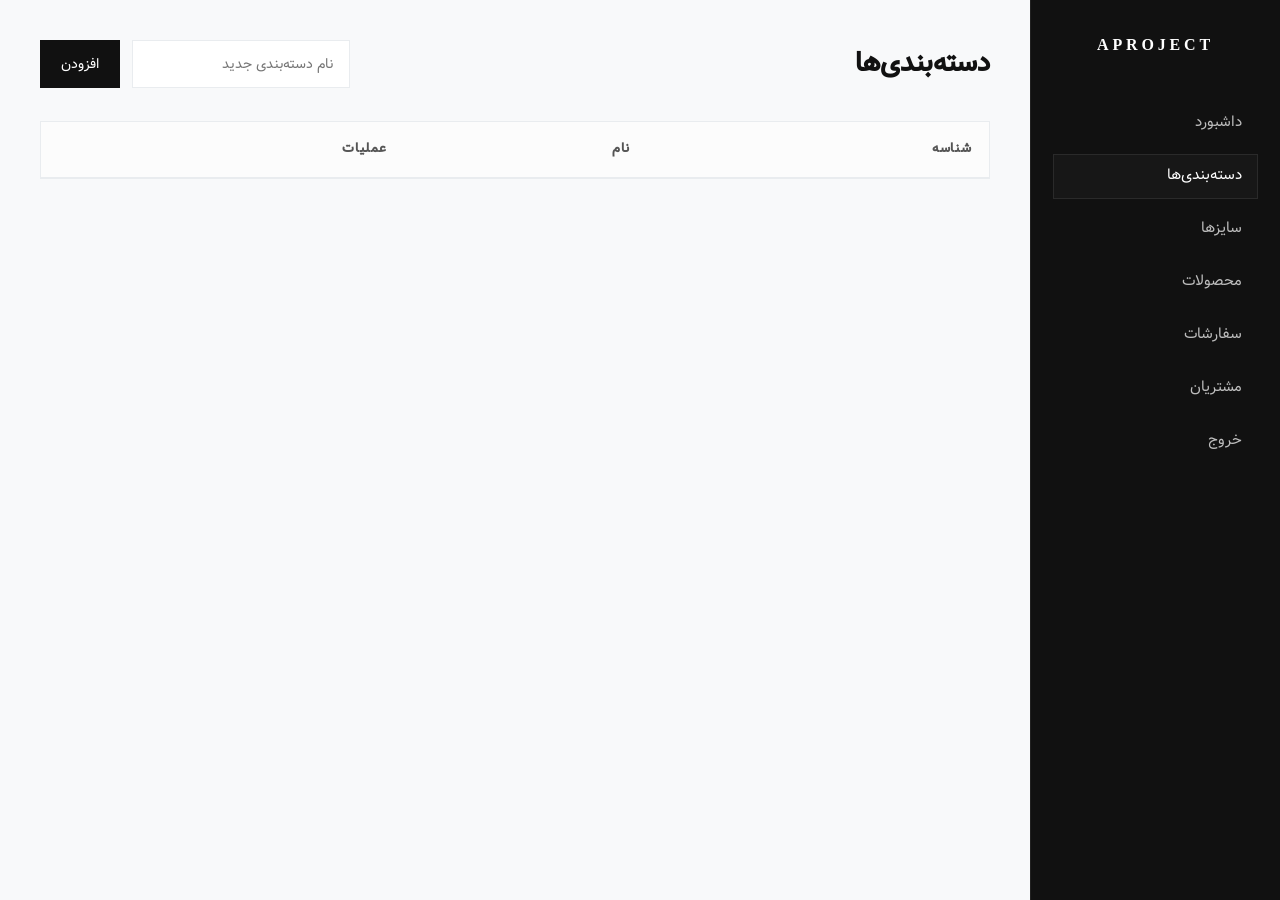
<file: admin/categories.html>
<!DOCTYPE html>
<html lang="fa" dir="rtl">
<head>
    <meta charset="UTF-8">
    <meta name="viewport" content="width=device-width, initial-scale=1.0">
    <title>مدیریت دسته‌بندی‌ها | Aproject Admin</title>
    <link rel="stylesheet" href="../assets/css/global.css">
    <style>
        :root {
            --sidebar-width: 250px;
            --sidebar-bg: #111;
            --sidebar-text: #fff;
            --page-bg: #f8f9fa;
            --card-bg: #fff;
            --border-color: #e9ecef;
            --text-main: #111;
            --text-muted: #777;
        }

        * {
            box-sizing: border-box;
        }

        body {
            margin: 0;
            display: flex;
            background-color: var(--page-bg);
            color: var(--text-main);
            font-family: system-ui, -apple-system, BlinkMacSystemFont, "Segoe UI", sans-serif;
        }

        .sidebar {
            width: var(--sidebar-width);
            background-color: var(--sidebar-bg);
            color: var(--sidebar-text);
            height: 100vh;
            position: fixed;
            inset-inline-start: 0;
            top: 0;
            padding: 2rem 1.4rem;
            border-inline-end: 1px solid #222;
            display: flex;
            flex-direction: column;
        }

        .sidebar h2 {
            font-size: 1rem;
            letter-spacing: 0.24em;
            margin: 0 0 2.5rem 0;
            text-align: center;
            font-weight: 600;
        }

        .nav-links {
            list-style: none;
            padding: 0;
            margin: 0;
        }

        .nav-links li {
            margin-bottom: 0.5rem;
        }

        .nav-links a {
            color: #bdbdbd;
            text-decoration: none;
            font-size: 0.92rem;
            display: block;
            padding: 0.7rem 0.9rem;
            line-height: 1.4;
            border: 1px solid transparent;
            transition: color 0.2s ease, border-color 0.2s ease, background-color 0.2s ease;
        }

        .nav-links a:hover,
        .nav-links a.active {
            color: #fff;
            border-color: #2a2a2a;
            background-color: #171717;
        }

        .main-content {
            margin-right: var(--sidebar-width);
            flex-grow: 1;
            padding: 2.5rem 2.5rem 3rem;
            min-width: 0;
        }

        .page-header {
            margin-bottom: 2rem;
            display: flex;
            justify-content: space-between;
            align-items: center;
            flex-wrap: wrap; /* برای ریسپانسیو بودن */
            gap: 1rem; /* فاصله بین آیتم‌ها در حالت ریسپانسیو */
        }

        .page-header h1 {
            margin: 0;
            font-size: 1.7rem;
            font-weight: 700;
        }

        .add-category-controls {
            display: flex;
            gap: 0.75rem; /* کاهش فاصله بین input و button */
            align-items: center;
            flex-wrap: wrap; /* برای ریسپانسیو بودن */
        }

        .add-category-controls input[type="text"] {
            padding: 0.75rem 1rem;
            border: 1px solid var(--border-color);
            outline: none;
            font-family: inherit;
            font-size: 0.9rem;
            flex-grow: 1; /* اجازه رشد در موبایل */
        }

        .btn {
            padding: 0.75rem 1.25rem;
            cursor: pointer;
            border: 1px solid transparent;
            font-family: inherit;
            font-size: 0.9rem;
            background: var(--text-main);
            color: var(--sidebar-text);
            transition: background-color 0.2s ease, border-color 0.2s ease;
        }

        .btn:hover {
            background-color: #333;
            border-color: #333;
        }

        .table-wrap {
            width: 100%;
            overflow-x: auto;
            background: var(--card-bg);
            border: 1px solid var(--border-color);
        }

        table {
            width: 100%;
            border-collapse: collapse;
            min-width: 600px; /* حداقل عرض برای جدول */
        }

        th, td {
            text-align: right;
            padding: 1rem 1.1rem;
            border-bottom: 1px solid var(--border-color);
            vertical-align: middle;
            font-size: 0.9rem;
        }

        th {
            background-color: #fcfcfc;
            font-size: 0.8rem;
            color: #555;
            text-transform: uppercase;
            letter-spacing: 0.05em;
            font-weight: 600;
        }

        tbody tr:hover {
            background-color: #fafafa;
        }

        .action-btn {
            background-color: #ef4444; /* رنگ قرمز برای حذف */
            color: #fff;
            padding: 0.5rem 0.9rem;
            border: none;
            cursor: pointer;
            font-family: inherit;
            font-size: 0.85rem;
            transition: background-color 0.2s ease;
        }

        .action-btn:hover {
            background-color: #dc2626;
        }


        /* Mobile Topbar for Categories Page */
        .mobile-topbar {
            display: none;
        }

        @media (max-width: 960px) {
            body {
                display: block;
            }

            .sidebar {
                transform: translateX(100%);
                transition: transform 0.25s ease;
                z-index: 50;
                width: min(280px, 86vw);
            }

            .sidebar.active {
                transform: translateX(0);
            }

            .main-content {
                margin-right: 0;
                padding: 5rem 1rem 1.5rem; /* افزایش پدینگ بالا برای دکمه منو */
            }

            .mobile-topbar {
                display: flex;
                align-items: center;
                justify-content: space-between;
                gap: 1rem;
                position: fixed;
                top: 0;
                inset-inline: 0;
                z-index: 60;
                background: rgba(248,249,250,0.96);
                backdrop-filter: blur(8px);
                border-bottom: 1px solid var(--border-color);
                padding: 0.85rem 1rem;
            }

            .mobile-topbar .title {
                font-size: 0.95rem;
                font-weight: 700;
            }

            .mobile-menu-btn {
                border: 1px solid #ddd;
                background: #fff;
                color: #111;
                padding: 0.55rem 0.8rem;
                font-size: 1rem;
                cursor: pointer;
                border-radius: 0;
            }

            .page-header {
                flex-direction: column;
                align-items: flex-start;
            }

            .add-category-controls {
                width: 100%; /* اشغال تمام عرض در موبایل */
            }

            .add-category-controls input[type="text"] {
                width: 100%;
            }

            .table-wrap {
                margin-top: 1rem; /* برای فاصله از کنترل‌های بالا */
            }
        }

        @media (max-width: 640px) {
            .page-header h1 {
                font-size: 1.4rem;
            }

            th, td {
                padding: 0.85rem 0.9rem;
                font-size: 0.85rem;
            }

            .action-btn {
                padding: 0.4rem 0.7rem;
                font-size: 0.75rem;
            }
        }
    </style>
</head>
<body>
    <div class="mobile-topbar">
        <div class="title">APROJECT</div>
        <button class="mobile-menu-btn" id="menuBtn">☰</button>
    </div>

    <aside class="sidebar" id="sidebar">
        <h2>APROJECT</h2>
        <ul class="nav-links">
            <li><a href="index.html">داشبورد</a></li>
            <li><a href="categories.html" class="active">دسته‌بندی‌ها</a></li>
            <li><a href="sizes.html">سایزها</a></li>
            <li><a href="products.html">محصولات</a></li>
            <li><a href="orders.html">سفارشات</a></li>
            <li><a href="customers.html">مشتریان</a></li>
            <li><a href="/" id="logoutBtn">خروج</a></li>
        </ul>
    </aside>

    <main class="main-content">
        <div class="page-header">
            <h1>دسته‌بندی‌ها</h1>
            <div class="add-category-controls">
                <input type="text" id="catName" placeholder="نام دسته‌بندی جدید">
                <button class="btn" id="addCatBtn">افزودن</button>
            </div>
        </div>
        <div class="table-wrap">
            <table>
                <thead>
                    <tr>
                        <th>شناسه</th>
                        <th>نام</th>
                        <th>عملیات</th>
                    </tr>
                </thead>
                <tbody id="catTableBody">
                    <!-- Data via JS -->
                </tbody>
            </table>
        </div>
    </main>

    <script>
        async function loadCats() {
            try {
                const res = await fetch('../api/admin/categories.php');

                if (res.status === 401) {
                    window.location.href = 'login.html';
                    return;
                }

                const result = await res.json();
                if (result.success) {
                    const cats = result.data;
                    document.getElementById('catTableBody').innerHTML = cats.map(c => `
                        <tr>
                            <td>${c.id}</td>
                            <td>${c.name}</td>
                            <td><button class="action-btn" onclick="deleteCat(${c.id})">حذف</button></td>
                        </tr>
                    `).join('');
                }
            } catch (error) {
                console.error('Error loading categories:', error);
            }
        }

        document.getElementById('addCatBtn').addEventListener('click', async () => {
            const nameInput = document.getElementById('catName');
            const name = nameInput.value.trim();
            if (!name) {
                alert('لطفاً نام دسته‌بندی را وارد کنید.');
                return;
            }
            try {
                const res = await fetch('../api/admin/categories.php', {
                    method: 'POST',
                    headers: { 'Content-Type': 'application/json' },
                    body: JSON.stringify({ name })
                });

                if (res.status === 401) {
                    window.location.href = 'login.html';
                    return;
                }

                const result = await res.json();
                if (result.success) {
                    nameInput.value = '';
                    loadCats();
                } else {
                    alert('خطا در افزودن دسته‌بندی: ' + (result.message || 'ناموفق'));
                }
            } catch (error) {
                console.error('Error adding category:', error);
                alert('خطایی رخ داد.');
            }
        });

        async function deleteCat(id) {
            if (confirm('آیا از حذف این دسته‌بندی اطمینان دارید؟ این عمل قابل بازگشت نیست!')) {
                try {
                    const res = await fetch(`../api/admin/categories.php?id=${id}`, { method: 'DELETE' });

                    if (res.status === 401) {
                        window.location.href = 'login.html';
                        return;
                    }

                    const result = await res.json();
                    if (result.success) {
                        loadCats();
                    } else {
                        alert('خطا در حذف دسته‌بندی: ' + (result.message || 'ناموفق'));
                    }
                } catch (error) {
                    console.error('Error deleting category:', error);
                    alert('خطایی رخ داد.');
                }
            }
        }

        document.getElementById('logoutBtn').addEventListener('click', (e) => {
            e.preventDefault();
            fetch('../api/admin/logout.php').then(() => window.location.href = 'login.html');
        });

        const sidebar = document.getElementById('sidebar');
        const menuBtn = document.getElementById('menuBtn');

        if (menuBtn) {
            menuBtn.addEventListener('click', () => {
                sidebar.classList.toggle('active');
            });
        }

        loadCats();
    </script>
</body>
</html>
</file>
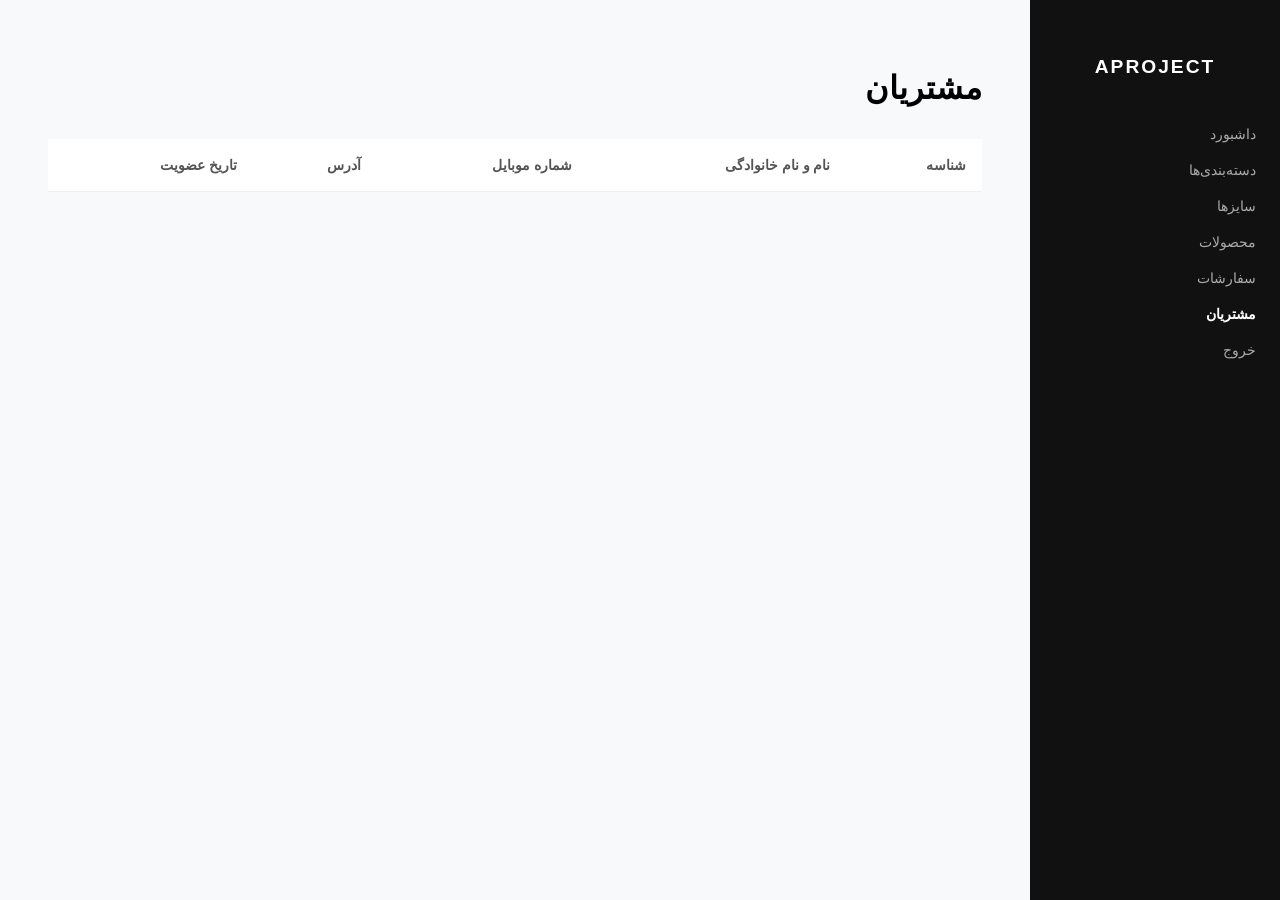
<file: admin/customers.html>
<!DOCTYPE html>
<html lang="fa" dir="rtl">
<head>
    <meta charset="UTF-8">
    <meta name="viewport" content="width=device-width, initial-scale=1.0">
    <title>لیست مشتریان | Aproject Admin</title>
    <style>
        :root { --sidebar-width: 250px; }
        body { display: flex; background-color: #f8f9fa; margin: 0; font-family: sans-serif; }

        /* Sidebar */
        .sidebar { width: var(--sidebar-width); background-color: #111; color: #fff; height: 100vh; position: fixed; padding: 2.5rem 1.5rem; box-sizing: border-box; }
        .sidebar h2 { font-size: 1.2rem; letter-spacing: 2px; margin-bottom: 3rem; text-align: center; }
        .nav-links { list-style: none; padding: 0; margin: 0; }
        .nav-links li { margin-bottom: 1.25rem; }
        .nav-links a { color: #aaa; text-decoration: none; font-size: 0.9rem; display: block; }
        .nav-links a:hover { color: #fff; }
        .nav-links a.active { color: #fff; font-weight: 600; }

        /* Main Content */
        .main-content { margin-right: var(--sidebar-width); flex-grow: 1; padding: 3rem; box-sizing: border-box; }
        
        /* Table */
        table { width: 100%; border-collapse: collapse; background: #fff; margin-top: 2rem; }
        th { font-size: 0.85rem; color: #555; font-weight: 600; text-align: right; padding: 1.1rem 1rem; border-bottom: 1px solid #eee; }
        td { text-align: right; padding: 1.1rem 1rem; border-bottom: 1px solid #eee; font-size: 0.9rem; }
        tbody tr:hover { background: #fafafa; }

        @media (max-width: 768px) {
            .sidebar { display: none; }
            .main-content { margin-right: 0; padding: 1.5rem; }
        }
    </style>
</head>
<body>
    <div class="sidebar">
        <h2>APROJECT</h2>
        <ul class="nav-links">
            <li><a href="index.html">داشبورد</a></li>
            <li><a href="categories.html">دسته‌بندی‌ها</a></li>
            <li><a href="sizes.html">سایزها</a></li>
            <li><a href="products.html">محصولات</a></li>
            <li><a href="orders.html">سفارشات</a></li>
            <li><a href="customers.html" class="active">مشتریان</a></li>
            <li><a href="/" id="logoutBtn">خروج</a></li>
        </ul>
    </div>

    <div class="main-content">
        <h1>مشتریان</h1>
        <table>
            <thead>
                <tr>
                    <th>شناسه</th>
                    <th>نام و نام خانوادگی</th>
                    <th>شماره موبایل</th>
                    <th>آدرس</th>
                    <th>تاریخ عضویت</th>
                </tr>
            </thead>
            <tbody id="customersTableBody"></tbody>
        </table>
    </div>

    <script>
        async function loadCustomers() {
            try {
                const res = await fetch('../api/admin/customers.php');
                const data = (await res.json()).data;
                document.getElementById('customersTableBody').innerHTML = data.map(c => `
                    <tr>
                        <td>${c.id}</td>
                        <td>${c.full_name}</td>
                        <td>${c.phone_number}</td>
                        <td>${c.address}</td>
                        <td>${new Date(c.created_at).toLocaleDateString('fa-IR')}</td>
                    </tr>
                `).join('');
            } catch (err) {
                console.error("Error loading customers:", err);
            }
        }
        loadCustomers();
                document.getElementById('logoutBtn').addEventListener('click', (e) => {
            e.preventDefault();
            fetch('../api/admin/logout.php').then(() => window.location.href = 'login.html');
        });

    </script>
</body>
</html>
</file>
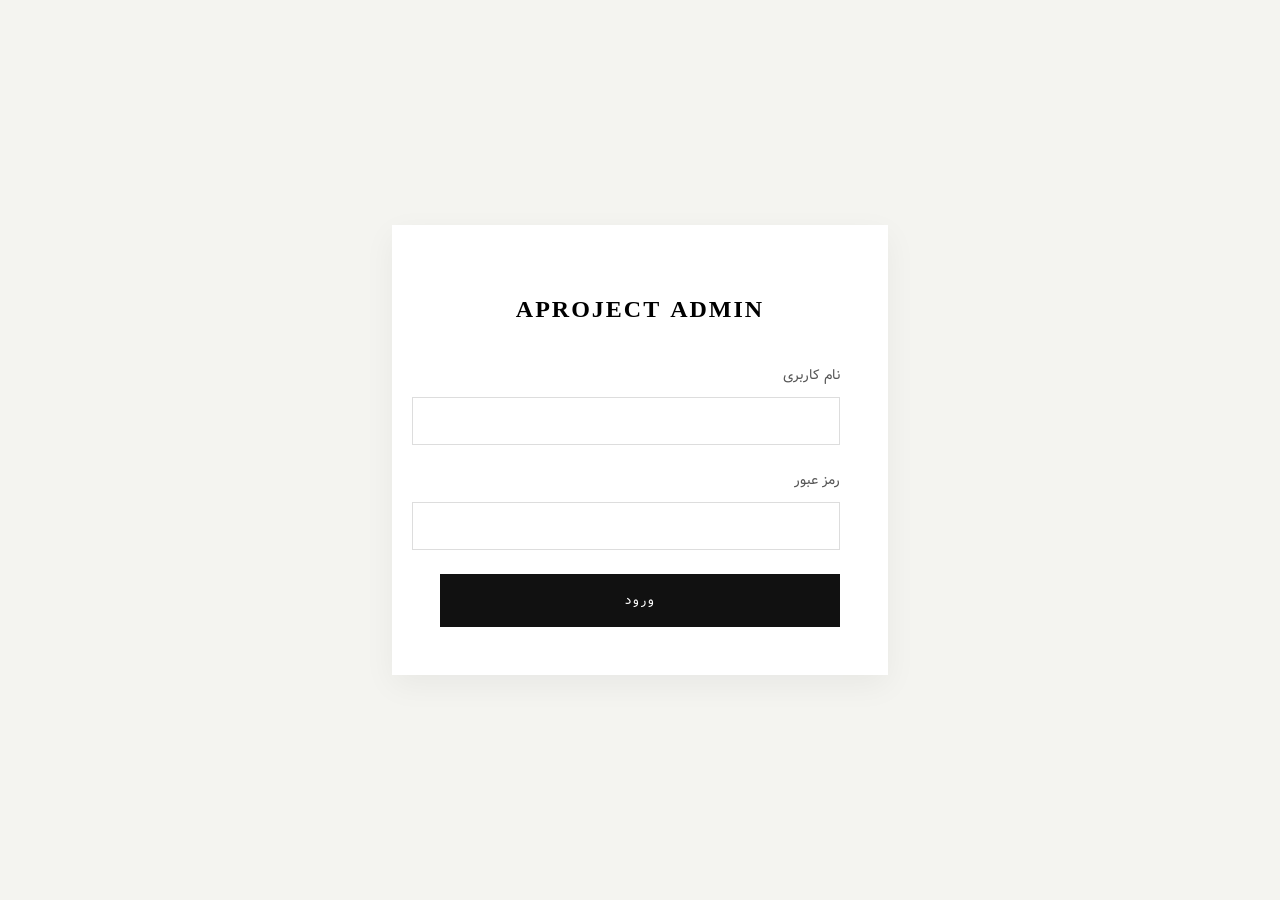
<file: admin/login.html>
<!DOCTYPE html>
<html lang="fa" dir="rtl">
<head>
    <meta charset="UTF-8">
    <meta name="viewport" content="width=device-width, initial-scale=1.0">
    <title>ورود به پنل مدیریت | Aproject</title>
    <link rel="stylesheet" href="../assets/css/global.css">
    <style>
        body {
            display: flex;
            align-items: center;
            justify-content: center;
            height: 100vh;
            margin: 0;
            background-color: #f4f4f0;
        }
        .login-card {
            background: #fff;
            padding: 3rem;
            width: 100%;
            max-width: 400px;
            box-shadow: 0 10px 30px rgba(0,0,0,0.05);
        }
        .login-title {
            font-size: 1.5rem;
            text-align: center;
            margin-bottom: 2rem;
            letter-spacing: 2px;
            text-transform: uppercase;
        }
        .form-group {
            margin-bottom: 1.5rem;
        }
        .form-group label {
            display: block;
            font-size: 0.85rem;
            margin-bottom: 0.5rem;
            color: #555;
        }
        .form-group input {
            width: 100%;
            padding: 0.8rem;
            border: 1px solid #ddd;
            font-family: inherit;
        }
        .login-btn {
            width: 100%;
            padding: 1rem;
            background-color: #111;
            color: #fff;
            border: none;
            cursor: pointer;
            letter-spacing: 2px;
            text-transform: uppercase;
            transition: background 0.3s;
        }
        .login-btn:hover {
            background-color: #333;
        }
        .error-message {
            color: #e63946;
            font-size: 0.85rem;
            margin-bottom: 1rem;
            display: none;
            text-align: center;
        }
    </style>
</head>
<body>
    <div class="login-card">
        <h1 class="login-title">Aproject Admin</h1>
        <div id="errorMessage" class="error-message"></div>
        <form id="loginForm">
            <div class="form-group">
                <label for="username">نام کاربری</label>
                <input type="text" id="username" name="username" required>
            </div>
            <div class="form-group">
                <label for="password">رمز عبور</label>
                <input type="password" id="password" name="password" required>
            </div>
            <button type="submit" class="login-btn">ورود</button>
        </form>
    </div>

    <script>
        document.getElementById('loginForm').addEventListener('submit', async (e) => {
            e.preventDefault();
            const formData = new FormData(e.target);
            const data = Object.fromEntries(formData.entries());
            const errorDiv = document.getElementById('errorMessage');

            try {
                const response = await fetch('../api/admin/login.php', {
                    method: 'POST',
                    headers: { 'Content-Type': 'application/json' },
                    body: JSON.stringify(data)
                });
                const result = await response.json();
                console.log(result)
                if (result.success) {
                    window.location.href = 'index.html';
                } else {
                    errorDiv.textContent = result.message;
                    errorDiv.style.display = 'block';
                }
            } catch (error) {
                errorDiv.textContent = 'خطایی رخ داد.';
                errorDiv.style.display = 'block';
            }
        });
    </script>
</body>
</html>
</file>
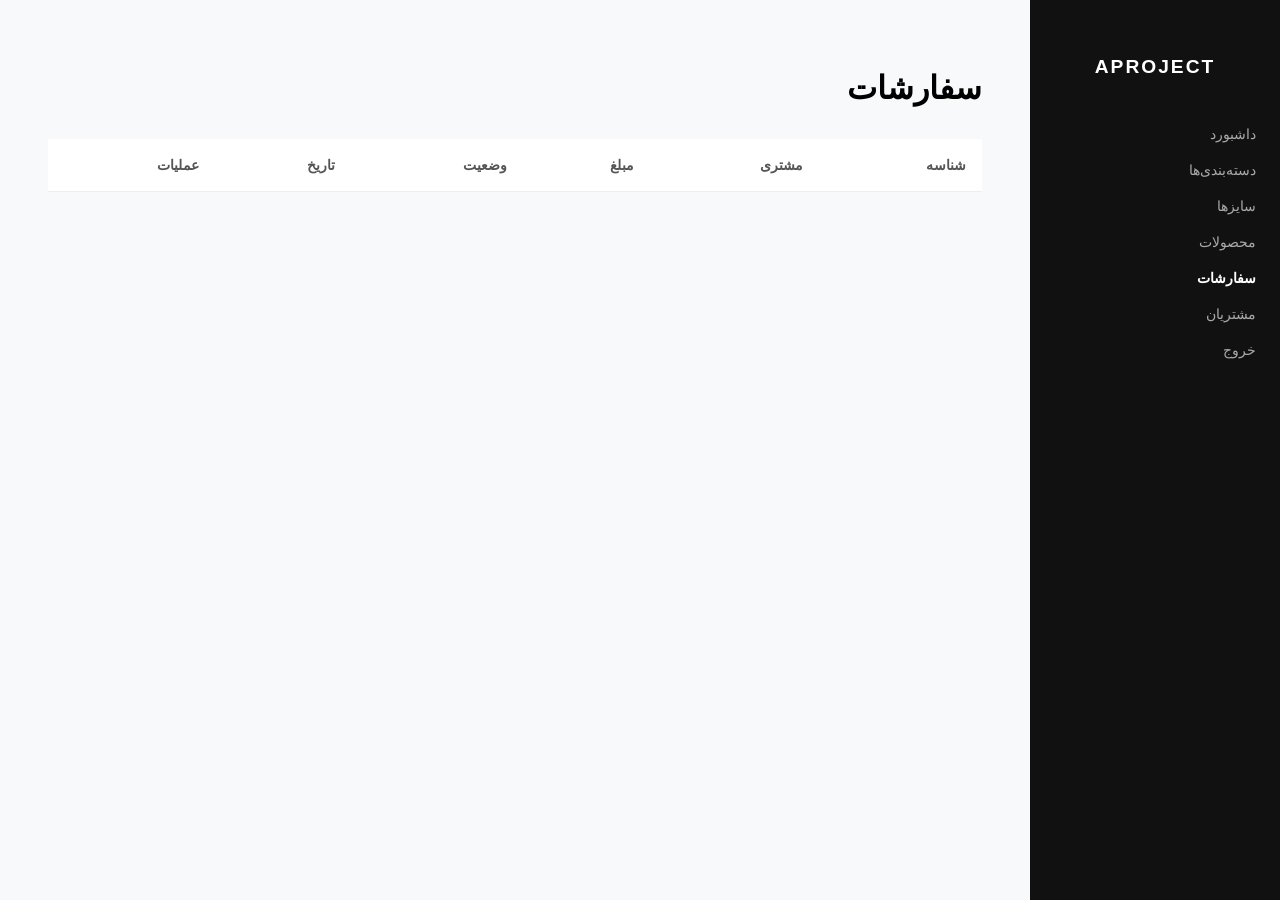
<file: admin/orders.html>
<!DOCTYPE html>
<html lang="fa" dir="rtl">
<head>
    <meta charset="UTF-8">
    <meta name="viewport" content="width=device-width, initial-scale=1.0">
    <title>مدیریت سفارشات | Aproject Admin</title>
    <style>
        :root { --sidebar-width: 250px; }
        body { display: flex; background-color: #f8f9fa; margin: 0; font-family: sans-serif; }

        /* Sidebar */
        .sidebar { width: var(--sidebar-width); background-color: #111; color: #fff; height: 100vh; position: fixed; padding: 2.5rem 1.5rem; box-sizing: border-box; }
        .sidebar h2 { font-size: 1.2rem; letter-spacing: 2px; margin-bottom: 3rem; text-align: center; }
        .nav-links { list-style: none; padding: 0; margin: 0; }
        .nav-links li { margin-bottom: 1.25rem; }
        .nav-links a { color: #aaa; text-decoration: none; font-size: 0.9rem; display: block; }
        .nav-links a:hover { color: #fff; }
        .nav-links a.active { color: #fff; font-weight: 600; }

        /* Main Content */
        .main-content { margin-right: var(--sidebar-width); flex-grow: 1; padding: 3rem; box-sizing: border-box; }
        
        /* Table */
        table { width: 100%; border-collapse: collapse; background: #fff; margin-top: 2rem; }
        th { font-size: 0.85rem; color: #555; font-weight: 600; text-align: right; padding: 1.1rem 1rem; border-bottom: 1px solid #eee; }
        td { text-align: right; padding: 1.1rem 1rem; border-bottom: 1px solid #eee; font-size: 0.9rem; }
        tbody tr:hover { background: #fafafa; }
        
        /* Buttons & Inputs */
        .btn { padding: 0.3rem 0.6rem; cursor: pointer; border: none; background: #f0f0f0; font-size: 0.8rem; font-family: inherit; }
        .btn:hover { background: #e0e0e0; }
        .btn-primary { background: #111; color: #fff; padding: 0.55rem 1.2rem; }
        .btn-primary:hover { background: #000; }
        .status-select { padding: 0.3rem; border: 1px solid #ddd; font-family: inherit; }

        /* Modal */
        .modal { display: none; position: fixed; z-index: 1000; inset: 0; background: rgba(0,0,0,0.5); }
        .modal-content { background: #fff; margin: 3% auto; padding: 2rem; width: 80%; max-width: 600px; max-height: 70vh; overflow-y: auto; }
        
        @media (max-width: 768px) {
            .sidebar { display: none; }
            .main-content { margin-right: 0; padding: 1.5rem; }
        }
    </style>
</head>
<body>
    <div class="sidebar">
        <h2>APROJECT</h2>
        <ul class="nav-links">
            <li><a href="index.html">داشبورد</a></li>
            <li><a href="categories.html">دسته‌بندی‌ها</a></li>
            <li><a href="sizes.html">سایزها</a></li>
            <li><a href="products.html">محصولات</a></li>
            <li><a href="orders.html" class="active">سفارشات</a></li>
            <li><a href="customers.html">مشتریان</a></li>
            <li><a href="/" id="logoutBtn">خروج</a></li>
        </ul>
    </div>

    <div class="main-content">
        <h1>سفارشات</h1>
        <table>
            <thead>
                <tr>
                    <th>شناسه</th>
                    <th>مشتری</th>
                    <th>مبلغ</th>
                    <th>وضعیت</th>
                    <th>تاریخ</th>
                    <th>عملیات</th>
                </tr>
            </thead>
            <tbody id="ordersTableBody"></tbody>
        </table>
    </div>

    <!-- Order Details Modal -->
    <div id="orderModal" class="modal">
        <div class="modal-content">
            <h2>جزئیات سفارش</h2>
            <div id="orderDetailsContent" style="margin-top:1.5rem;"></div>
            <button onclick="closeOrderModal()" class="btn btn-primary" style="margin-top:2rem;">بستن</button>
        </div>
    </div>

    <script>
        const orderModal = document.getElementById('orderModal');
        const orderContent = document.getElementById('orderDetailsContent');

        function closeOrderModal() { orderModal.style.display = 'none'; }

        async function loadOrders() {
            const res = await fetch('../api/admin/orders.php');
            const orders = (await res.json()).data;
            const body = document.getElementById('ordersTableBody');
            body.innerHTML = orders.map(o => `
                <tr>
                    <td>#${o.id}</td>
                    <td>${o.full_name}</td>
                    <td>${Number(o.total_price).toLocaleString('fa-IR')}</td>
                    <td>
                        <select class="status-select" onchange="updateStatus(${o.id}, this.value)">
                            <option value="Pending" ${o.status == 'Pending' ? 'selected' : ''}>Pending</option>
                            <option value="Confirmed" ${o.status == 'Confirmed' ? 'selected' : ''}>Confirmed</option>
                            <option value="Processing" ${o.status == 'Processing' ? 'selected' : ''}>Processing</option>
                            <option value="Shipped" ${o.status == 'Shipped' ? 'selected' : ''}>Shipped</option>
                            <option value="Delivered" ${o.status == 'Delivered' ? 'selected' : ''}>Delivered</option>
                            <option value="Rejected" ${o.status == 'Rejected' ? 'selected' : ''}>Rejected</option>
                        </select>
                    </td>
                    <td>${new Date(o.created_at).toLocaleDateString('fa-IR')}</td>
                    <td><button class="btn" onclick="viewOrder(${o.id})">مشاهده جزئیات</button></td>
                </tr>
            `).join('');
        }

        async function updateStatus(id, status) {
            await fetch('../api/admin/orders.php', {
                method: 'POST',
                body: JSON.stringify({ id, status })
            });
            alert('وضعیت تغییر کرد');
        }

        async function viewOrder(id) {
            const res = await fetch(`../api/admin/orders.php?id=${id}`);
            const order = (await res.json()).data;

            orderContent.innerHTML = `
                <div style="margin-bottom: 2rem; line-height: 2;">
                    <p><strong>مشتری:</strong> ${order.full_name}</p>
                    <p><strong>تلفن:</strong> ${order.phone_number}</p>
                    <p><strong>آدرس:</strong> ${order.address}</p>
                    <p><strong>تاریخ:</strong> ${new Date(order.created_at).toLocaleString('fa-IR')}</p>
                    <p><strong>وضعیت:</strong> ${order.status}</p>
                </div>
                <h3>اقلام سفارش</h3>
                <table style="width:100%; margin-top:1rem;">
                    <thead>
                        <tr>
                            <th>محصول</th>
                            <th>سایز</th>
                            <th>تعداد</th>
                            <th>قیمت</th>
                        </tr>
                    </thead>
                    <tbody>
                        ${order.items.map(item => `
                            <tr>
                                <td>${item.product_name}</td>
                                <td>${item.size}</td>
                                <td>${item.quantity}</td>
                                <td>${Number(item.price).toLocaleString('fa-IR')}</td>
                            </tr>
                        `).join('')}
                    </tbody>
                </table>
                <p style="margin-top:1.5rem; font-size:1.1rem;"><strong>جمع کل:</strong> ${Number(order.total_price).toLocaleString('fa-IR')} تومان</p>
            `;
            orderModal.style.display = 'block';
        }

        loadOrders();
                document.getElementById('logoutBtn').addEventListener('click', (e) => {
            e.preventDefault();
            fetch('../api/admin/logout.php').then(() => window.location.href = 'login.html');
        });

    </script>
</body>
</html>
</file>
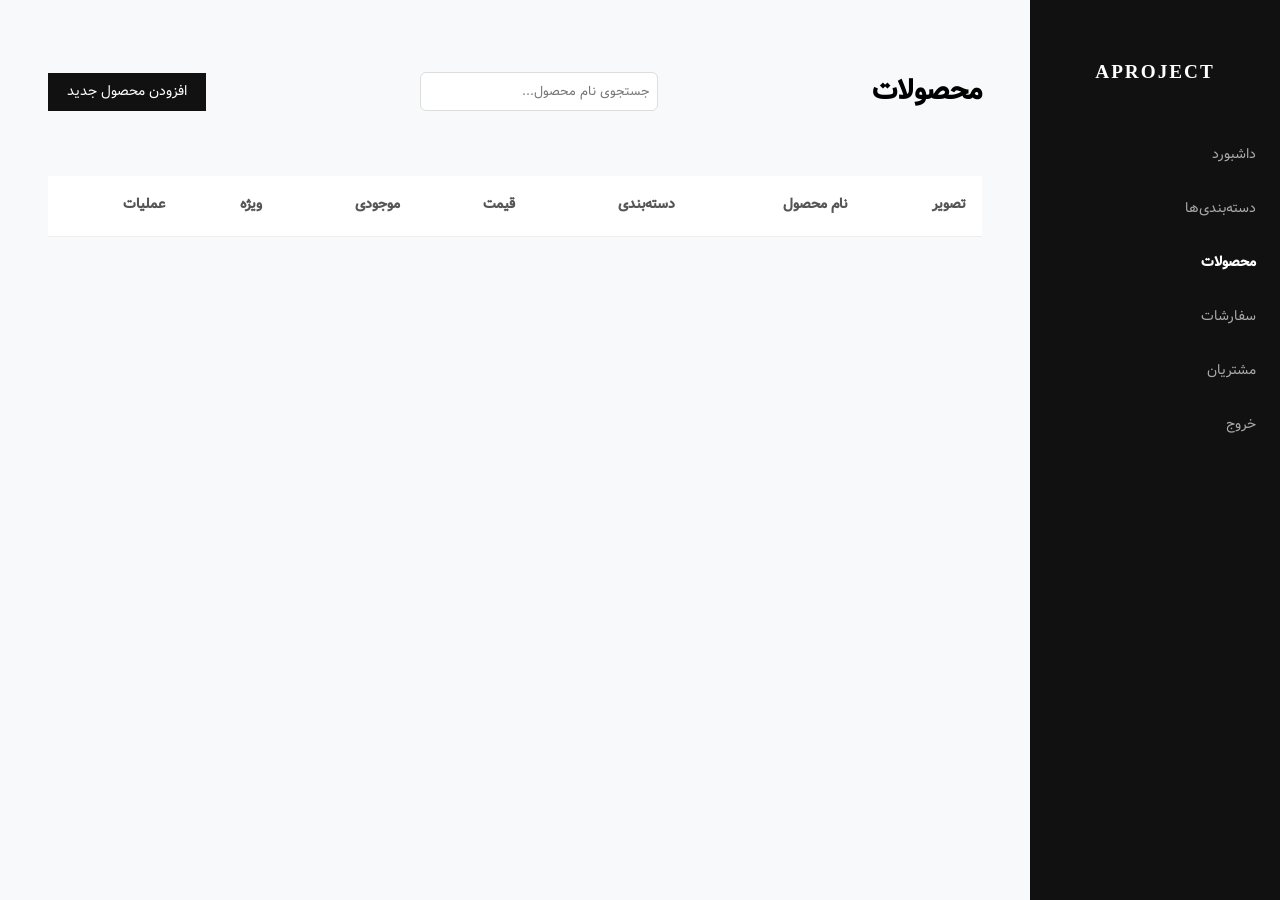
<file: admin/products.html>
<!DOCTYPE html>
<html lang="fa" dir="rtl">

<head>
    <meta charset="UTF-8">
    <meta name="viewport" content="width=device-width, initial-scale=1.0">
    <title>مدیریت محصولات | Aproject Admin</title>

    <link rel="stylesheet" href="../assets/css/global.css">
    <link rel="stylesheet" href="../assets/css/admin/products.css">

</head>

<body>

    <div class="sidebar">
        <h2>APROJECT</h2>

        <ul class="nav-links">
            <li><a href="index.html">داشبورد</a></li>
            <li><a href="categories.html">دسته‌بندی‌ها</a></li>
            <li><a href="products.html" class="active">محصولات</a></li>
            <li><a href="orders.html">سفارشات</a></li>
            <li><a href="customers.html">مشتریان</a></li>
            <li><a href="/" id="logoutBtn">خروج</a></li>
        </ul>
    </div>

    <div class="main-content">

<div class="header-row">

<h1>محصولات</h1>

<input
type="text"
id="searchProduct"
placeholder="جستجوی نام محصول..."
style="padding:8px;width:220px;border:1px solid #ddd;border-radius:6px"
>

<button class="btn btn-primary" id="addProductBtn">افزودن محصول جدید</button>

</div>


        <table>

            <thead>
                <tr>
                    <th>تصویر</th>
                    <th>نام محصول</th>
                    <th>دسته‌بندی</th>
                    <th>قیمت</th>
                    <th>موجودی</th>
                    <th>ویژه</th>
                    <th>عملیات</th>
                </tr>
            </thead>

            <tbody id="productsTableBody"></tbody>

        </table>

    </div>


    <!-- modal -->

    <div id="productModal" class="modal">

        <div class="modal-content">

            <h2 id="modalTitle">افزودن محصول</h2>

            <form id="productForm" enctype="multipart/form-data">

                <input type="hidden" id="productId">

                <div class="form-group">
                    <label>نام محصول</label>
                    <input type="text" id="productName" required>
                </div>

                <div class="form-group">
                    <label>قیمت
                        (تومان)
                    </label>

                    <input type="text" id="productPrice" required>
                </div>

                <div class="form-group">

                    <label>تصویر محصول</label>

                    <input type="file" id="productImage" name="image" accept="image/*">

                    <div style="margin-top:10px">
                        <img id="imagePreview" style="max-width:200px;display:none;border-radius:10px">
                    </div>

                </div>

                <div class="form-group">
                    <label>موجودی کل</label>
                    <input type="number" id="productStock" required>
                </div>

                <div class="form-group">
                    <label>دسته‌بندی</label>
                    <select id="productCategory"></select>
                </div>

                <div class="form-group">
                    <label>مدیریت سایزها</label>

                    <div id="sizeManagementContainer" style="border:1px solid #eee;padding:1rem;"></div>

                </div>

                <div class="form-group">
                    <label>
                        <input type="checkbox" id="isFeatured">
                        نمایش در ویترین
                    </label>
                </div>

                <div class="modal-actions">
                    <button type="submit" class="btn btn-primary">ذخیره</button>
                    <button type="button" class="btn" onclick="closeModal()">انصراف</button>
                </div>

            </form>

        </div>

    </div>


    <script>
let categories = [];
let allProducts = []; // ← همه محصولات برای جستجو نگهداری می‌شوند
let allSizes = [];

/* تابع ساختن سایز‌ها بر اساس دسته‌بندی */
function renderSizeInputs(categoryId) {
  const container = document.getElementById("sizeManagementContainer");
  if (!categoryId) {
    container.innerHTML = '<p style="color:#777;font-size:0.9rem">ابتدا دسته‌بندی را انتخاب کنید</p>';
    return;
  }

  // نمایش سایزهای مربوط به این دسته‌بندی (فقط آنهایی که فعال هستند)
  const categorySizes = allSizes.filter(s => s.category_id == categoryId && s.is_enabled);

  if (categorySizes.length === 0) {
    container.innerHTML = '<p style="color:#777;font-size:0.9rem">سایزی برای این دسته‌بندی تعریف نشده است</p>';
    return;
  }

  container.innerHTML = categorySizes.map(s => `
    <div style="display:flex;align-items:center;gap:0.5rem;margin-bottom:8px">
      <span style="display:inline-block;padding:2px 8px;background:#f0f0f0;border-radius:4px;font-size:0.9rem">${s.size_name}</span>
    </div>
  `).join("");
}

/* رندر کردن جدول محصولات */
function renderProducts(products) {
  const body = document.getElementById("productsTableBody");
  if (!products.length) {
    body.innerHTML = `<tr><td colspan="7" style="text-align:center;color:#777;">محصولی یافت نشد</td></tr>`;
    return;
  }
  body.innerHTML = products
    .map(
      (p) => `
    <tr>
      <td><img src="${
        p.image ? p.image : "../assets/img/no-image.png"
      }" class="product-img"></td>
      <td>${p.name}</td>
      <td>${p.category_name || "-"}</td>
      <td>${Number(p.price).toLocaleString("fa-IR")}</td>
      <td>${p.stock}</td>
      <td>${p.is_featured ? "✅" : "❌"}</td>
      <td>
        <button class="action-btn edit-btn" onclick="editProduct(${p.id})">ویرایش</button>
        <button class="action-btn delete-btn" onclick="deleteProduct(${p.id})">حذف</button>
      </td>
    </tr>`
    )
    .join("");
}

/* بارگذاری اولیه محصولات و دسته‌بندی‌ها */
async function loadData() {
  try {
    const [prodRes, catRes, sizeRes] = await Promise.all([
      fetch("../api/admin/products.php"),
      fetch("../api/admin/categories.php"),
      fetch("../api/admin/sizes.php")
    ]);

    if (!prodRes.ok || !catRes.ok || !sizeRes.ok) throw new Error("خطا در دریافت اطلاعات از سرور");

    allProducts = (await prodRes.json()).data || [];
    categories = (await catRes.json()).data || [];
    allSizes = (await sizeRes.json()).data || [];

    const catSelect = document.getElementById("productCategory");
    catSelect.innerHTML =
      '<option value="">انتخاب دسته‌بندی...</option>' +
      categories.map((c) => `<option value="${c.id}">${c.name}</option>`).join("");

    renderProducts(allProducts);
  } catch (err) {
    console.error("Load Data Error:", err);
    alert("خطا در بارگذاری اطلاعات.");
  }
}

/* مودال */
const modal = document.getElementById("productModal");

document.getElementById("addProductBtn").onclick = () => {
  document.getElementById("productForm").reset();
  document.getElementById("productId").value = "";
  document.getElementById("imagePreview").style.display = "none";
  renderSizeInputs("");
  document.getElementById("modalTitle").textContent = "افزودن محصول";
  modal.style.display = "block";
};

/* تغییر دسته‌بندی و بروزرسانی سایزها */
document.getElementById("productCategory").onchange = (e) => {
  renderSizeInputs(e.target.value);
};

function closeModal() {
  modal.style.display = "none";
}

/* بستن مودال با کلیک بیرون یا ESC */
window.onclick = function (event) {
  if (event.target === modal) closeModal();
};
document.addEventListener("keydown", (e) => {
  if (e.key === "Escape") closeModal();
});

/* دریافت اطلاعات برای ویرایش */
async function editProduct(id) {
  const res = await fetch(`../api/admin/products.php?id=${id}`);
  const data = await res.json();
  const product = data.data;

  document.getElementById("productId").value = product.id;
  document.getElementById("productName").value = product.name;
  document.getElementById("productPrice").value = Number(product.price).toLocaleString("en-US");
  document.getElementById("productStock").value = product.stock;
  document.getElementById("productCategory").value = product.category_id || "";
  document.getElementById("isFeatured").checked = product.is_featured == 1;

  const preview = document.getElementById("imagePreview");
  if (product.image) {
    preview.src = product.image;
    preview.style.display = "block";
  } else {
    preview.style.display = "none";
  }

  renderSizeInputs(product.category_id);
  document.getElementById("modalTitle").textContent = "ویرایش محصول";
  modal.style.display = "block";
}

/* ارسال فرم افزودن یا ویرایش */
document.getElementById("productForm").onsubmit = async (e) => {
  e.preventDefault();

  const formData = new FormData();
  formData.append("id", document.getElementById("productId").value);

  const rawPrice = document.getElementById("productPrice").value.replace(/,/g, "");
  formData.append("price", rawPrice);
  formData.append("name", document.getElementById("productName").value);
  formData.append("stock", document.getElementById("productStock").value);
  formData.append("category_id", document.getElementById("productCategory").value);
  formData.append("is_featured", document.getElementById("isFeatured").checked ? 1 : 0);

  const imageFile = document.getElementById("productImage").files[0];
  if (imageFile) formData.append("image", imageFile);

  try {
      const res = await fetch("../api/admin/products.php", { method: "POST", body: formData });
      const result = await res.json();

      if (result.success) {
        closeModal();
        loadData();
      } else {
        alert("خطا در ذخیره محصول: " + (result.message || "خطای ناشناخته"));
      }
  } catch (error) {
      console.error("Save Product Error:", error);
      alert("خطا در برقراری ارتباط با سرور.");
  }
};

/* حذف محصول */
async function deleteProduct(id) {
  if (confirm("حذف شود؟")) {
    await fetch(`../api/admin/products.php?id=${id}`, { method: "DELETE" });
    loadData();
  }
}

/* پیش‌نمایش عکس */
const imageInput = document.getElementById("productImage");
const preview = document.getElementById("imagePreview");

imageInput.addEventListener("change", function () {
  const file = this.files[0];
  if (!file) return;
  const reader = new FileReader();
  reader.onload = function (e) {
    preview.src = e.target.result;
    preview.style.display = "block";
  };
  reader.readAsDataURL(file);
});

/* جدا کردن سه رقمی در تایپ قیمت */
const priceInput = document.getElementById("productPrice");
priceInput.addEventListener("input", function () {
  let value = this.value.replace(/,/g, "");
  if (!isNaN(value) && value !== "") {
    this.value = Number(value).toLocaleString("en-US");
  }
});

/* جستجو نام محصول */
document.getElementById("searchProduct").addEventListener("input", function () {
  const value = this.value.toLowerCase();
  const filtered = allProducts.filter((p) => p.name.toLowerCase().includes(value));
  renderProducts(filtered);
});

/* بارگذاری اولیه */
loadData();
        document.getElementById('logoutBtn').addEventListener('click', (e) => {
            e.preventDefault();
            fetch('../api/admin/logout.php').then(() => window.location.href = 'login.html');
        });

</script>


</body>

</html>
</file>
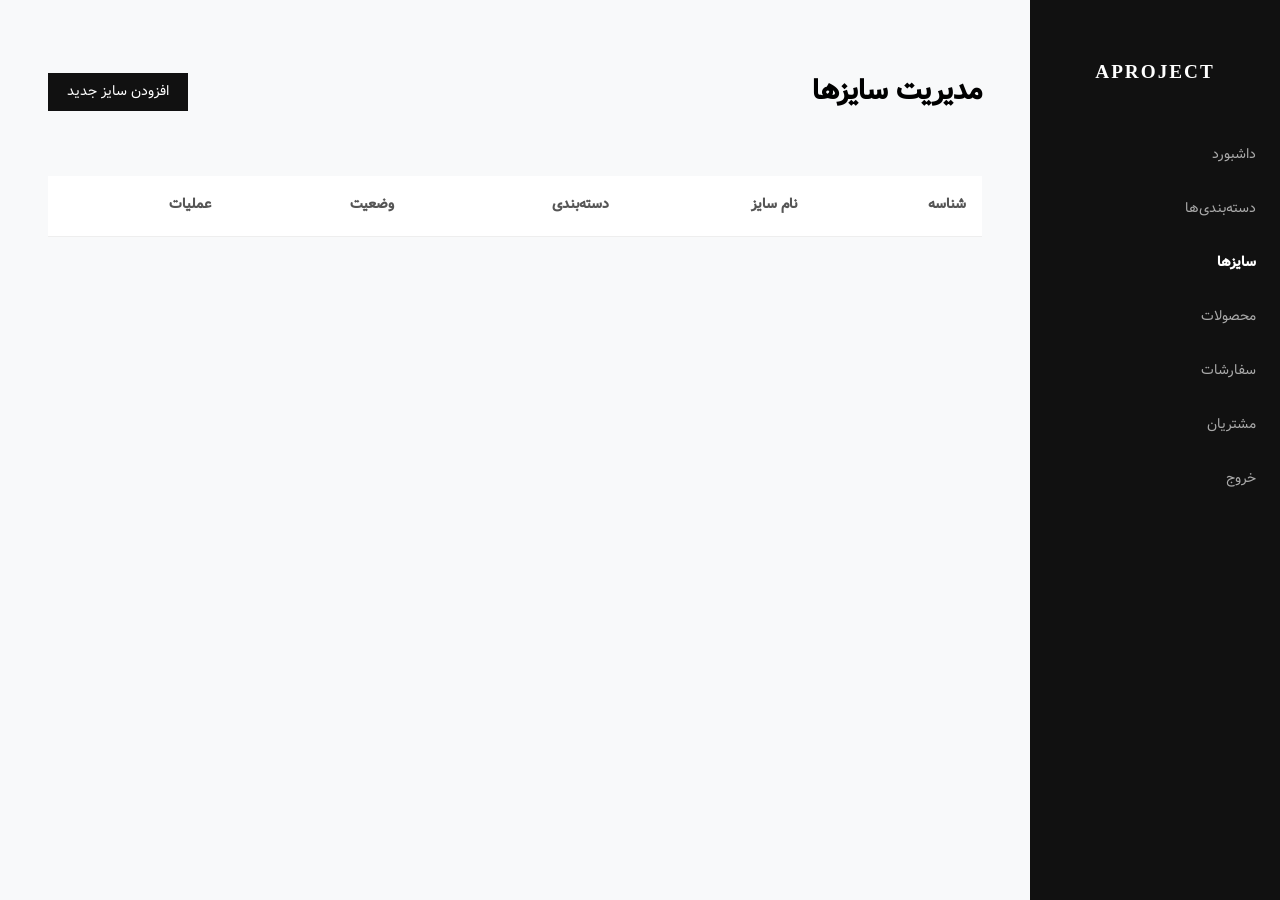
<file: admin/sizes.html>
<!DOCTYPE html>
<html lang="fa" dir="rtl">

<head>
    <meta charset="UTF-8">
    <meta name="viewport" content="width=device-width, initial-scale=1.0">
    <title>مدیریت سایزها | Aproject Admin</title>
    <link rel="stylesheet" href="../assets/css/global.css">
    <link rel="stylesheet" href="../assets/css/admin/products.css">
    <style>
        .status-badge {
            padding: 2px 8px;
            border-radius: 12px;
            font-size: 0.8rem;
        }

        .status-enabled {
            background: #dff0d8;
            color: #3c763d;
        }

        .status-disabled {
            background: #f2dede;
            color: #a94442;
        }
    </style>
</head>

<body>

    <div class="sidebar">
        <h2>APROJECT</h2>
        <ul class="nav-links">
            <li><a href="index.html">داشبورد</a></li>
            <li><a href="categories.html">دسته‌بندی‌ها</a></li>
            <li><a href="sizes.html" class="active">سایزها</a></li>
            <li><a href="products.html">محصولات</a></li>
            <li><a href="orders.html">سفارشات</a></li>
            <li><a href="customers.html">مشتریان</a></li>
            <li><a href="/" id="logoutBtn">خروج</a></li>
        </ul>
    </div>

    <div class="main-content">
        <div class="header-row">
            <h1>مدیریت سایزها</h1>
            <button class="btn btn-primary" id="addSizeBtn">افزودن سایز جدید</button>
        </div>

        <table>
            <thead>
                <tr>
                    <th>شناسه</th>
                    <th>نام سایز</th>
                    <th>دسته‌بندی</th>
                    <th>وضعیت</th>
                    <th>عملیات</th>
                </tr>
            </thead>
            <tbody id="sizesTableBody">
                <!-- Data loaded via JS -->
            </tbody>
        </table>
    </div>

    <!-- Modal -->
    <div id="sizeModal" class="modal">
        <div class="modal-content">
            <h2 id="modalTitle">افزودن سایز</h2>
            <form id="sizeForm">
                <input type="hidden" id="sizeId">
                <div class="form-group">
                    <label>نام سایز</label>
                    <input type="text" id="sizeName" required placeholder="مثلاً S, M, XL, Large...">
                </div>
                <div class="form-group">
                    <label>دسته‌بندی</label>
                    <select id="sizeCategory" required></select>
                </div>
                <div class="form-group">
                    <label>
                        <input type="checkbox" id="sizeEnabled" checked>
                        فعال (نمایش در سایت)
                    </label>
                </div>
                <div class="modal-actions">
                    <button type="submit" class="btn btn-primary">ذخیره</button>
                    <button type="button" class="btn" onclick="closeModal()">انصراف</button>
                </div>
            </form>
        </div>
    </div>

    <script>
        let categories = [];

        async function loadCategories() {
            const res = await fetch("../api/admin/categories.php");
            const data = await res.json();
            categories = data.data;
            const select = document.getElementById("sizeCategory");
            select.innerHTML = '<option value="">انتخاب دسته‌بندی...</option>' +
                categories.map(c => `<option value="${c.id}">${c.name}</option>`).join("");
        }

        async function loadSizes() {
            const res = await fetch("../api/admin/sizes.php");
            const data = await res.json();
            const body = document.getElementById("sizesTableBody");
            if (data.success) {
                body.innerHTML = data.data.map(s => `
                    <tr>
                        <td>${s.id}</td>
                        <td>${s.size_name}</td>
                        <td>${s.category_name}</td>
                        <td>
                            <span class="status-badge ${s.is_enabled ? 'status-enabled' : 'status-disabled'}">
                                ${s.is_enabled ? 'فعال' : 'غیرفعال'}
                            </span>
                        </td>
                        <td>
                            <button class="action-btn edit-btn" onclick="editSize(${s.id}, '${s.size_name}', ${s.category_id}, ${s.is_enabled})">ویرایش</button>
                            <button class="action-btn delete-btn" onclick="deleteSize(${s.id})">حذف</button>
                        </td>
                    </tr>
                `).join("");
            }
        }

        const modal = document.getElementById("sizeModal");
        const form = document.getElementById("sizeForm");

        document.getElementById("addSizeBtn").onclick = () => {
            form.reset();
            document.getElementById("sizeId").value = "";
            document.getElementById("modalTitle").textContent = "افزودن سایز";
            document.getElementById("sizeEnabled").checked = true;
            modal.style.display = "block";
        };

        function closeModal() {
            modal.style.display = "none";
        }

        window.onclick = (e) => { if (e.target === modal) closeModal(); };

        function editSize(id, name, catId, enabled) {
            document.getElementById("sizeId").value = id;
            document.getElementById("sizeName").value = name;
            document.getElementById("sizeCategory").value = catId;
            document.getElementById("sizeEnabled").checked = !!enabled;
            document.getElementById("modalTitle").textContent = "ویرایش سایز";
            modal.style.display = "block";
        }

        form.onsubmit = async (e) => {
            e.preventDefault();
            const payload = {
                id: document.getElementById("sizeId").value,
                size_name: document.getElementById("sizeName").value,
                category_id: document.getElementById("sizeCategory").value,
                is_enabled: document.getElementById("sizeEnabled").checked ? 1 : 0
            };

            const res = await fetch("../api/admin/sizes.php", {
                method: "POST",
                body: JSON.stringify(payload)
            });
            const result = await res.json();
            if (result.success) {
                closeModal();
                loadSizes();
            } else {
                alert("خطا در ذخیره: " + result.message);
            }
        };

        async function deleteSize(id) {
            if (confirm("آیا از حذف این سایز مطمئن هستید؟")) {
                await fetch(`../api/admin/sizes.php?id=${id}`, { method: "DELETE" });
                loadSizes();
            }
        }

        document.getElementById('logoutBtn').onclick = (e) => {
            e.preventDefault();
            fetch('../api/admin/logout.php').then(() => window.location.href = 'login.html');
        };

        loadCategories();
        loadSizes();
    </script>
</body>

</html>
</file>
<file: assets/css/global.css>
@font-face {
  font-family: "Vazir";
  src: url("../fonts/Vazir-FD-WOL.woff2") format("woff2");
  font-weight: 400;
  font-style: normal;
  font-display: swap;
}

@font-face {
  font-family: "Vazir";
  src: url("../fonts/Vazir-Medium-FD-WOL.woff2") format("woff2");
  font-weight: 500;
  font-style: normal;
  font-display: swap;
}
body {
  font-family: "Vazir";
  background-color: var(--gray-light);
  color: var(--black);
  line-height: 1.8;
  font-size: 14px;
  overflow-x: hidden;
  -webkit-font-smoothing: antialiased;
}
a {
  text-decoration: none;
  color: #111; /* رنگ متن را هم در صورت نیاز تنظیم کنید */
}
*{
  font-family: "vazir";
}

/* Dropdown styling */

/* Adjustments for unified header */
.main-nav {
    display: flex;
    align-items: center;
    gap: 2rem;
}

.header-actions {
    display: flex;
    align-items: center;
    gap: 1.5rem;
}

.cart-btn {
    position: relative;
    display: flex;
    align-items: center;
}

.mobile-menu-btn {
    display: none;
}

@media (max-width: 768px) {
    .mobile-menu-btn {
        display: block;
    }
    .main-nav {
        display: none;
        position: absolute;
        top: 100%;
        left: 0;
        right: 0;
        background: #fff;
        flex-direction: column;
        padding: 1rem;
        border-bottom: 1px solid #eee;
        gap: 1rem;
    }
    .main-nav.active {
        display: flex;
    }

}
/* ---------------------------- */
/*    DROPDOWN (DESKTOP)        */
/* ---------------------------- */

.dropdown {
    position: relative;
    display: inline-block;
}

.dropdown-toggle {
    cursor: pointer;
    padding: 6px 0;
}

.dropdown-menu {
    display: none;
    position: absolute;
    top: 100%;
    right: 0;
    min-width: 200px;
    background-color: #fff;
    border: 1px solid #eee;
    border-radius: 6px;
    box-shadow: 0 8px 18px rgba(0,0,0,0.12);
    z-index: 1000;
    padding: 6px 0;
}

.dropdown-menu a {
    display: block;
    padding: 10px 14px;
    font-size: 0.9rem;
    text-align: right;
    color: #333;
    transition: background 0.2s;
}

.dropdown-menu a:hover {
    background-color: #f5f5f5;
}

/* Desktop hover */
.dropdown:hover .dropdown-menu {
    display: block;
}

/* ---------------------------- */
/*          MOBILE              */
/* ---------------------------- */

@media (max-width: 768px) {

    /* غیرفعال کردن hover در موبایل */
    .dropdown:hover .dropdown-menu {
        display: none !important;
    }

    /* باز شدن آکاردئونی در موبایل (با کلاس .open از JS) */
    .dropdown-menu {
        position: static;
        border: none;
        box-shadow: none;
        border-right: 2px solid #ddd;
        background: #fafafa;
        padding: 4px 0;
        display: none;
        margin-top: 6px;
        border-radius: 4px;
    }

    .dropdown.open .dropdown-menu {
        display: block;
    }

    .dropdown-menu a {
        padding: 8px 12px;
        font-size: 0.85rem;
    }
}
</file>
<file: assets/css/landing.css>
.arrow {
  display: inline-flex;
  margin-right: 6px;
  animation: floatArrow 1.6s ease-in-out infinite;
}

@keyframes floatArrow {
  0% {
    transform: translateY(0);
  }
  50% {
    transform: translateY(4px);
  }
  100% {
    transform: translateY(0);
  }
}
html {
  scroll-behavior: smooth;
}
/* === متغیرهای رنگی لوکس و مینیمال === */
:root {
  --black: #000000;
  --white: #ffffff;
  --gray-light: #f5f5f5;
  --gray-border: #e5e5e5;
  --gray-text: #767676;
  --gray-dark: #333333;
  /* فونت‌های سیستمی تمیز برای حالت آفلاین */
  --font-sans: "Helvetica Neue", Arial, Tahoma, sans-serif;
  --font-serif: Georgia, "Times New Roman", serif;
  --transition: all 0.4s ease;
}

/* === ریست مینیمال === */
*,
*::before,
*::after {
  box-sizing: border-box;
  margin: 0;
  padding: 0;
}



body {
  background-color: var(--gray-light);
  color: var(--black);
  line-height: 1.8;
  font-size: 14px;
  overflow-x: hidden;
  -webkit-font-smoothing: antialiased;
}

a {
  text-decoration: none;
  color: inherit;
  transition: var(--transition);
}

a:hover {
  color: var(--gray-text);
}

ul {
  list-style: none;
}

button {
  cursor: pointer;
  border: none;
  background: none;
  font-family: inherit;
  transition: var(--transition);
}

input {
  font-family: inherit;
  outline: none;
}

/* === ساختار پایه‌ای === */
.container {
  max-width: 1400px;
  margin: 0 auto;
  padding: 0 40px;
}

.flex {
  display: flex;
}

.items-center {
  align-items: center;
}

.justify-between {
  justify-content: space-between;
}

.justify-center {
  justify-content: center;
}

/* آیکون‌های ظریف (Thin Icons) */
.icon-svg {
  width: 22px;
  height: 22px;
  stroke: currentColor;
  stroke-width: 1.2;
  fill: none;
}

.grid {
  display: grid;
  gap: 2px;
}

/* فاصله‌های کم برای ظاهر ژورنالی */
.grid-cols-2 {
  grid-template-columns: repeat(2, 1fr);
}

.grid-cols-4 {
  grid-template-columns: repeat(4, 1fr);
}

/* === هدر (Header) مینیمال === */
header {
  background: rgba(255, 255, 255, 0.98);
  position: sticky;
  top: 0;
  z-index: 100;
  border-bottom: 1px solid var(--gray-border);
  padding: 1.5rem 0;
}

/* برندینگ با حروف بزرگ انگلیسی و فاصله دار */
.brand-logo {
  font-family: var(--font-serif);
  font-size: 1.8rem;
  letter-spacing: 6px;
  font-weight: normal;
  text-align: center;
  direction: ltr;
}

.main-nav {
  display: flex;
  gap: 2rem;
  font-size: 0.85rem;
  letter-spacing: 1px;
}

.main-nav a {
  position: relative;
}

.main-nav a::after {
  content: "";
  position: absolute;
  bottom: 0;
  right: 0;
  width: 0;
  height: 1px;
  background-color: var(--black);
  transition: width 0.3s ease;
}

.main-nav a:hover::after {
  width: 100%;
}

.header-actions {
  display: flex;
  gap: 1.5rem;
}

.header-actions button {
  position: relative;
}

.bag-count {
  position: absolute;
  top: -5px;
  right: -8px;
  background: var(--black);
  color: var(--white);
  font-size: 9px;
  width: 16px;
  height: 16px;
  border-radius: 50%;
  display: flex;
  align-items: center;
  justify-content: center;
}

/* === بنر اصلی (Lookbook Hero) === */
.hero {
  padding: 40px 0;
  padding-top: 0px;
}

.hero-layout {
  display: flex;
  height: 80vh;
  min-height: 550px;
  background: var(--gray-light);
}

.hero-text {
  flex: 1;
  display: flex;
  flex-direction: column;
  justify-content: center;
  padding: 10%;
}

.hero-season {
  font-size: 0.8rem;
  letter-spacing: 3px;
  color: var(--gray-text);
  margin-bottom: 1rem;
  text-transform: uppercase;
  direction: ltr;
}

.hero-title {
  font-size: 3.5rem;
  font-weight: 300;
  line-height: 1.2;
  margin-bottom: 2rem;
  color: var(--black);
}

.hero-btn {
  display: inline-block;
  width: max-content;
  border: 1px solid var(--black);
  padding: 1rem 3rem;
  font-size: 0.9rem;
  letter-spacing: 1px;
  background: transparent;
  color: var(--black);
}

.hero-btn:hover {
  background: var(--black);
  color: var(--white);
}

.hero-image {
  flex: 1;
  background: #e0e0e0;
  display: flex;
  align-items: center;
  justify-content: center;
  position: relative;
  overflow: hidden;
}

/* واترمارک برای جایگاه عکس */
.placeholder-text {
  font-family: var(--font-serif);
  font-size: 2rem;
  color: rgba(0, 0, 0, 0.1);
  letter-spacing: 10px;
  transform: rotate(-90deg);
}

/* === دسته‌بندی‌ها (Collections) === */
.section-header {
  text-align: center;
  margin: 6rem 0 3rem 0;
}

.section-title {
  font-size: 1.5rem;
  font-weight: normal;
  letter-spacing: 2px;
}

.collections {
  gap: 20px;
}

.collection-item {
  position: relative;
  height: 500px;
  background: var(--gray-light);
  display: flex;
  align-items: flex-end;
  justify-content: center;
  padding-bottom: 2rem;
  cursor: pointer;
  overflow: hidden;
}

.collection-item::before {
  content: "";
  position: absolute;
  inset: 0;
  background: rgba(0, 0, 0, 0.03);
  transition: var(--transition);
}

.collection-item:hover::before {
  background: rgba(0, 0, 0, 0.1);
}

/* === محصولات (Editorial Grid) === */
.product-grid {
  gap: 40px 20px;
}

.product-card {
  background-color: #fff;
  padding: 14px;
  cursor: pointer;

  border: 1px solid rgba(0, 0, 0, 0.08);
  transition: border-color 0.35s ease;
}

.product-card:hover {
  border-color: rgba(0, 0, 0, 0.25);
}

.product-card:hover .product-img-box {
  opacity: 0.9;
}

/* تناسب عکس لباس عمودی است (3:4) */
.product-img-box {
  background: var(--gray-light);
  transition: var(--transition);
  display: flex;
  align-items: center;
  justify-content: center;
  color: #ccc;
  font-size: 0.8rem;
  letter-spacing: 1px;
}

.product-info {
  display: flex;
  flex-direction: column;
  gap: 0.1rem;
}

.product-name {
  font-size: 0.9rem;
  color: var(--gray-dark);
}

.product-price {
  font-size: 0.9rem;
  letter-spacing: 1px;
  direction: ltr;
}

/* دکمه افزودن بسیار ظریف */
.add-to-bag {
  font-size: 0.8rem;
  color: var(--gray-text);
  text-decoration: underline;
  text-underline-offset: 4px;
  margin-top: 0.5rem;
  opacity: 0;
  transition: var(--transition);
}

.product-card:hover .add-to-bag {
  opacity: 1;
}

/* === خبرنامه لوکس === */
.newsletter {
  margin-top: 8rem;
  padding: 6rem 0;
  border-top: 1px solid var(--gray-border);
  text-align: center;
}

.newsletter h2 {
  font-size: 1.2rem;
  font-weight: normal;
  margin-bottom: 1rem;
  letter-spacing: 1px;
}

.newsletter p {
  color: var(--gray-text);
  font-size: 0.9rem;
  margin-bottom: 3rem;
}

.newsletter-form {
  max-width: 420px;
  margin: 0 auto;
  display: flex;
  position: relative;
}

.newsletter-form input {
  width: 100%;
  border: none;
  border-bottom: 1px solid rgba(0, 0, 0, 0.35);
  padding: 14px 0px 14px 0;
  direction: rtl;
  font-size: 0.95rem;
  background: transparent;

  transition: border-color 0.3s ease;
}

.newsletter-form input:focus {
  outline: none;
  border-bottom-color: var(--black);
}

.newsletter-form input::placeholder {
  color: #aaa;
  letter-spacing: 1.5px;
  font-size: 0.75rem;
}

.newsletter-form button {
  position: absolute;
  left: 0;
  bottom: 14px;

  background: none;
  border: none;
  padding: 0;

  font-size: 0.75rem;
  font-weight: 500;
  letter-spacing: 2px;
  text-transform: uppercase;

  cursor: pointer;
  color: var(--black);
  opacity: 0.75;

  transition: opacity 0.3s ease;
}

.newsletter-form button:hover {
  opacity: 1;
}

/* === فوتر === */
footer {
  background: var(--black);
  color: var(--white);
  padding: 5rem 0 2rem 0;
  font-size: 0.85rem;
}

.footer-grid {
  gap: 40px;
  border-bottom: 1px solid rgba(255, 255, 255, 0.1);
  padding-bottom: 4rem;
  margin-bottom: 2rem;
}

.footer-title {
  color: var(--gray-text);
  font-size: 0.7rem;
  letter-spacing: 2px;
  margin-bottom: 1.5rem;
  text-transform: uppercase;
}

.footer-links li {
  margin-bottom: 1rem;
  color: #ccc;
}

.footer-links a:hover {
  color: var(--white);
}

.footer-bottom {
  display: flex;
  justify-content: space-between;
  align-items: center;
  color: var(--gray-text);
  font-size: 0.75rem;
}

.collection-item img {
  transition: transform 0.5s ease;
}

.collection-item:hover img {
  transform: scale(1.1);
}

/* === واکنش‌گرایی === */
@media (max-width: 992px) {
  .hero-layout {
    flex-direction: column-reverse;
    height: auto;
  }

  .hero-text {
    padding: 4rem 2rem;
    text-align: center;
    align-items: center;
  }

  .hero-image {
    padding: 6rem 0;
  }

  .placeholder-text {
    transform: rotate(0);
  }

  .grid-cols-4 {
    grid-template-columns: repeat(2, 1fr);
  }

  .container {
    padding: 0 20px;
  }
}

@media (max-width: 768px) {
  .main-nav {
    display: none;
  }

  /* در موبایل منوی همبرگری نیاز است */
  .mobile-menu-btn {
    display: block !important;
  }

  .hero-title {
    font-size: 2.5rem;
  }

  .collections {
    grid-template-columns: 1fr;
  }

  .collection-item {
    height: 400px;
  }

  .footer-grid {
    grid-template-columns: 1fr;
    text-align: center;
  }

  .footer-bottom {
    flex-direction: column;
    gap: 1rem;
  }
}

.mobile-menu-btn {
  display: none;
}

/* ظرف اصلی کالکشن‌ها */
.collections-grid {
  display: grid;
  grid-template-columns: repeat(2, 1fr);
  gap: 20px;
  margin-top: 30px;
}

.collection-item {
  position: relative;
  height: 500px;
  /* ارتفاع را کمی بیشتر کردم برای جلوه بهتر */
  border-radius: 15px;
  /* گوشه‌های نرم مدرن */
  overflow: hidden;
  display: block;
  text-decoration: none;
}

/* استایل تصویر */
.collection-img {
  width: 100%;
  height: 100%;
  object-fit: cover;
  transition: transform 0.8s cubic-bezier(0.25, 1, 0.5, 1);
}

/* لایه رنگی روی عکس (گرادینت از پایین به بالا) */
.collection-overlay {
  position: absolute;
  inset: 0;
  background: linear-gradient(
    to top,
    rgba(0, 0, 0, 0.8) 0%,
    rgba(0, 0, 0, 0.2) 50%,
    transparent 100%
  );
  z-index: 2;
  transition: background 0.4s ease;
}

/* محتوای متنی */
.collection-content {
  position: absolute;
  bottom: 40px;
  right: 0;
  left: 0;
  text-align: center;
  z-index: 3;
  padding: 0 20px;
  transition: transform 0.4s ease;
}

.collection-name {
  display: block;
  color: #ffffff;
  font-size: 2rem;
  font-weight: 800;
  margin-bottom: 15px;
  letter-spacing: 1px;
  text-shadow: 0 2px 10px rgba(0, 0, 0, 0.3);
}

/* دکمه مدرن */
.collection-btn {
  display: inline-block;
  padding: 10px 25px;
  background: rgba(255, 255, 255, 0.15);
  backdrop-filter: blur(8px);
  /* افکت شیشه‌ای */
  -webkit-backdrop-filter: blur(8px);
  border: 1px solid rgba(255, 255, 255, 0.3);
  color: white;
  border-radius: 50px;
  font-size: 0.9rem;
  font-weight: 500;
  transition: all 0.3s ease;
  opacity: 0.9;
}

/* افکت‌های Hover */
.collection-item:hover .collection-img {
  transform: scale(1.1);
  /* بزرگنمایی نرم عکس */
}

.collection-item:hover .collection-overlay {
  background: linear-gradient(
    to top,
    rgba(0, 0, 0, 0.9) 0%,
    rgba(0, 0, 0, 0.4) 60%,
    transparent 100%
  );
}

.collection-item:hover .collection-btn {
  background: #ffffff;
  color: #000000;
  transform: translateY(-5px);
  box-shadow: 0 10px 20px rgba(0, 0, 0, 0.2);
}

/* ریسپانسیو برای موبایل */
@media (max-width: 768px) {
  .collections-grid {
    grid-template-columns: 1fr;
  }

  .collection-item {
    height: 350px;
  }
}
.product-scroll {
  display: flex;
  gap: 28px;
  overflow-x: auto;
  padding-bottom: 12px;

  scroll-snap-type: x mandatory;
  -webkit-overflow-scrolling: touch;
}

/* مخفی کردن اسکرول‌بار */
.product-scroll::-webkit-scrollbar {
  display: none;
}
.product-scroll {
  scrollbar-width: none;
}
.product-card {
  flex: 0 0 260px;
  background-color: #fff;
  padding: 14px;
  cursor: pointer;

  border: 1px solid rgba(0, 0, 0, 0.08);
  scroll-snap-align: start;
}
.product-img-box {
  width: 100%;
  aspect-ratio: 3 / 4;
  overflow: hidden;
  background-color: #f4f4f4;
}

.product-img-box img {
  width: 100%;
  height: 100%;
  object-fit: cover;
  display: block;
  transition: transform 0.5s ease;
}

.product-card:hover img {
  transform: scale(1.05);
}
</file>
<file: assets/css/cart.css>
/* =========================================
           Reset & Base Styles (100% Offline)
           ========================================= */
* {
  margin: 0;
  padding: 0;
  box-sizing: border-box;
}

body {
  /* استفاده از فونت‌های استاندارد سیستم برای حالت آفلاین */
  color: #111111;
  line-height: 1.6;
  -webkit-font-smoothing: antialiased;
}

a {
  text-decoration: none;
  color: inherit;
}
.remove-btn {
  background: none;
  border: none;
  cursor: pointer;
  padding: 6px;
  color: #e63946;
}

.trash-icon {
  width: 20px;
  height: 20px;
  fill: none;
  stroke: currentColor;
  stroke-width: 2;
  stroke-linecap: round;
  stroke-linejoin: round;
}

.remove-btn:hover {
  color: #b71c1c;
}
.remove-btn:hover .trash-icon {
  transform: scale(1.1);
}

.trash-icon {
  transition: transform 0.2s ease;
}

button {
  font-family: inherit;
  cursor: pointer;
  background: none;
  border: none;
}

/* =========================================
           Header (مختصر و مینیمال برای صفحه داخلی)
           ========================================= */
header {
  display: flex;
  justify-content: space-between;
  align-items: center;
  padding: 1.5rem 5%;
  border-bottom: 1px solid #f0f0f0;
}

.logo {
  font-size: 1.5rem;
  font-weight: 700;
  letter-spacing: 4px;
  text-transform: uppercase;
}

.header-links a {
  font-size: 0.85rem;
  margin-left: 2rem;
  letter-spacing: 1px;
  transition: color 0.3s;
}

.header-links a:hover {
  color: #777;
}

.item-image img {
  width: 100%;
  height: 100%;
  object-fit: cover; /* کل دیو رو پر کن بدون دفرمه شدن */
}
/* =========================================
           Cart Page Layout
           ========================================= */
.cart-container {
  max-width: 1200px;
  margin: 4rem auto;
  padding: 0 5%;
}

.page-title {
  font-size: 1.8rem;
  font-weight: normal;
  letter-spacing: 2px;
  margin-bottom: 3rem;
  border-bottom: 1px solid #111;
  padding-bottom: 1rem;
  display: flex;
  align-items: baseline;
  gap: 1rem;
}

.page-title span {
  font-size: 1rem;
  color: #777;
  letter-spacing: 0;
}

.cart-layout {
  display: grid;
  grid-template-columns: 2fr 1fr;
  gap: 4rem;
}

/* =========================================
           Cart Items List
           ========================================= */
.cart-items {
  display: flex;
  flex-direction: column;
  gap: 2rem;
}

.cart-item {
  display: flex;
  gap: 1.5rem;
  padding-bottom: 2rem;
  border-bottom: 1px solid #f0f0f0;
  position: relative;
}

.item-image {
  width: 120px;
  height: 160px;
  /* نسبت 3:4 */
  background-color: #f9f9f9;
  flex-shrink: 0;
}

.item-details {
  display: flex;
  flex-direction: column;
  justify-content: space-between;
  flex-grow: 1;
}

.item-brand {
  font-size: 0.75rem;
  letter-spacing: 2px;
  color: #777;
  text-transform: uppercase;
  margin-bottom: 0.3rem;
}

.item-name {
  font-size: 1.1rem;
  font-weight: 600;
  margin-bottom: 1rem;
}

.item-meta {
  font-size: 0.85rem;
  color: #555;
  margin-bottom: 0.3rem;
}

.item-controls {
  display: flex;
  align-items: center;
  gap: 1.5rem;
  margin-top: 1rem;
}

.quantity-selector {
  display: flex;
  align-items: center;
  border: 1px solid #ddd;
  height: 40px;
}

.quantity-selector button {
  width: 35px;
  height: 100%;
  font-size: 1.2rem;
  color: #555;
  transition: background 0.2s;
}

.quantity-selector button:hover {
  background: #f5f5f5;
}

.quantity-selector span {
  width: 30px;
  text-align: center;
  font-size: 0.9rem;
}

.item-price {
  font-size: 1.1rem;
  font-weight: 600;
}

.remove-btn {
  position: absolute;
  top: 0;
  left: 0;
  color: #999;
  text-decoration: underline;
  font-size: 0.8rem;
  transition: color 0.3s;
}

.remove-btn:hover {
  color: #ff4444;
}

/* =========================================
           Order Summary
           ========================================= */
.order-summary {
  background-color: #fcfcfc;
  padding: 2.5rem;
  border: 1px solid #eee;
  height: fit-content;
}

.summary-title {
  font-size: 1.2rem;
  letter-spacing: 2px;
  margin-bottom: 2rem;
  text-transform: uppercase;
}

.summary-row {
  display: flex;
  justify-content: space-between;
  margin-bottom: 1.2rem;
  font-size: 0.95rem;
  color: #555;
}

.summary-divider {
  height: 1px;
  background-color: #ddd;
  margin: 1.5rem 0;
}

.summary-total {
  display: flex;
  justify-content: space-between;
  font-size: 1.2rem;
  font-weight: bold;
  color: #111;
  margin-bottom: 2rem;
}

.checkout-btn {
  display: block;
  width: 100%;
  padding: 1.2rem;
  background-color: #111;
  color: #fff;
  text-align: center;
  font-size: 0.9rem;
  letter-spacing: 3px;
  text-transform: uppercase;
  transition: background-color 0.3s ease;
}

.checkout-btn:hover {
  background-color: #333;
}

.continue-shopping {
  display: block;
  text-align: center;
  margin-top: 1.5rem;
  font-size: 0.85rem;
  color: #777;
  text-decoration: underline;
  letter-spacing: 1px;
}

/* =========================================
           Responsive Design
           ========================================= */
@media (max-width: 900px) {
  .cart-layout {
    grid-template-columns: 1fr;
  }

  .item-image {
    width: 90px;
    height: 120px;
  }
}

@media (max-width: 500px) {
  .cart-item {
    flex-direction: column;
  }

  .item-image {
    width: 100%;
    height: auto;
    aspect-ratio: 3/4;
  }

  .remove-btn {
    top: auto;
    bottom: 2rem;
  }
}

/* =========================================
           Modal Styles
           ========================================= */
.modal {
  display: none;
  position: fixed;
  z-index: 1000;
  left: 0;
  top: 0;
  width: 100%;
  height: 100%;
  background-color: rgba(0,0,0,0.5);
  backdrop-filter: blur(5px);
}

.modal-content {
  background-color: #fff;
  margin: 5% auto;
  padding: 3rem;
  width: 90%;
  max-width: 500px;
  position: relative;
  box-shadow: 0 10px 30px rgba(0,0,0,0.1);
}

.close-modal {
  position: absolute;
  top: 1.5rem;
  right: 1.5rem;
  font-size: 2rem;
  cursor: pointer;
  line-height: 1;
}

.modal-title {
  font-size: 1.5rem;
  margin-bottom: 2rem;
  text-align: center;
  letter-spacing: 1px;
}

.form-group {
  margin-bottom: 1.5rem;
}

.form-group label {
  display: block;
  font-size: 0.85rem;
  margin-bottom: 0.5rem;
  color: #555;
}

.form-group input,
.form-group textarea {
  width: 100%;
  padding: 0.8rem;
  border: 1px solid #ddd;
  font-family: inherit;
  font-size: 1rem;
}

.form-group textarea {
  height: 100px;
  resize: vertical;
}

.submit-order-btn {
  width: 100%;
  padding: 1rem;
  background-color: #111;
  color: #fff;
  font-size: 0.9rem;
  letter-spacing: 2px;
  text-transform: uppercase;
  margin-top: 1rem;
  transition: background-color 0.3s;
}

.submit-order-btn:hover {
  background-color: #333;
}
</file>
<file: assets/css/shop.css>
/* =========================================
   Shop Page Layout
   ========================================= */
.shop-layout {
  max-width: 1300px;
  margin: 3rem auto;
  padding: 0 5%;
  display: flex;
  gap: 4rem;
  align-items: flex-start;
}

/* =========================================
   Sidebar & Filters
   ========================================= */
.shop-sidebar {
  width: 250px;
  flex-shrink: 0;
  position: sticky;
  top: 100px; /* چسبیدن به بالا هنگام اسکرول */
}

.search-box {
  display: flex;
  border-bottom: 1px solid #111;
  padding-bottom: 0.5rem;
  margin-bottom: 2.5rem;
}

.search-box input {
  flex-grow: 1;
  border: none;
  outline: none;
  font-family: inherit;
  font-size: 0.9rem;
  background: transparent;
}

.search-box input::placeholder {
  color: #999;
}

.search-box button {
    border: none;
    background:none;
  color: #111;
}

.filter-group {
  margin-bottom: 2.5rem;
}

.filter-title {
  font-size: 0.9rem;
  letter-spacing: 1px;
  text-transform: uppercase;
  margin-bottom: 1rem;
  color: #111;
}

.filter-list {
  list-style: none;
}

.filter-list li {
  margin-bottom: 0.8rem;
}

.filter-list label {
  display: flex;
  align-items: center;
  gap: 0.5rem;
  font-size: 0.85rem;
  color: #555;
  cursor: pointer;
  transition: color 0.3s;
}

.filter-list label:hover {
  color: #111;
}

/* استایل‌دهی رادیو باتن‌ها */
.filter-list input[type="radio"] {
  accent-color: #111;
  width: 14px;
  height: 14px;
  cursor: pointer;
}

/* =========================================
   Products Grid
   ========================================= */
.products-grid {
  flex-grow: 1;
  display: grid;
  grid-template-columns: repeat(auto-fill, minmax(280px, 1fr));
  gap: 3rem 2rem;
}

.product-card {
  display: flex;
  flex-direction: column;
  transition: transform 0.3s ease;
}

.product-card:hover {
  transform: translateY(-5px);
}

.product-image {
  width: 100%;
  aspect-ratio: 3/4;
  background-color: #f9f9f9;
  overflow: hidden;
  margin-bottom: 1.2rem;
}

.product-image img,
.product-image svg {
  width: 100%;
  height: 100%;
  object-fit: cover;
  transition: transform 0.5s ease;
}

.product-card:hover .product-image img,
.product-card:hover .product-image svg {
  transform: scale(1.05); /* زوم ملایم روی عکس */
}

.product-info {
  display: flex;
  flex-direction: column;
  align-items: center;
  text-align: center;
}

.product-title {
  font-size: 1rem;
  font-weight: 400;
  color: #111;
  margin-bottom: 0.5rem;
}

.product-price {
  font-size: 0.95rem;
  color: #555;
}

/* =========================================
   Responsive
   ========================================= */
@media (max-width: 900px) {
  .shop-layout {
    flex-direction: column;
    gap: 2rem;
  }

  .shop-sidebar {
    width: 100%;
    position: static;
  }

  .filter-group {
    margin-bottom: 1.5rem;
  }

  .products-grid {
    grid-template-columns: repeat(auto-fill, minmax(200px, 1fr));
    gap: 2rem 1rem;
  }
}
</file>
<file: assets/css/admin/products.css>
.action-btn {
            font-size: 0.75rem;
            padding: 0.35rem 0.7rem;
            border: none;
            cursor: pointer;
            border-radius: 4px;
            transition: all 0.15s ease;
        }

        .edit-btn {
            background: #f1f1f1;
            color: #333;
        }

        .edit-btn:hover {
            background: #e2e2e2;
        }

        .delete-btn {
            background: #ffe5e5;
            color: #c40000;
        }

        .delete-btn:hover {
            background: #ffcccc;
        }

        .action-group {
            display: flex;
            gap: 0.4rem;
        }

        :root {
            --sidebar-width: 250px;
        }

        body {
            display: flex;
            background-color: #f8f9fa;
            margin: 0;
        }

        /* Sidebar */
        .sidebar {
            width: var(--sidebar-width);
            background-color: #111;
            color: #fff;
            height: 100vh;
            position: fixed;
            padding: 2.5rem 1.5rem;
            box-sizing: border-box;
        }

        .sidebar h2 {
            font-size: 1.2rem;
            letter-spacing: 2px;
            margin-bottom: 3rem;
            text-align: center;
        }

        .nav-links {
            list-style: none;
            padding: 0;
            margin: 0;
        }

        .nav-links li {
            margin-bottom: 1.25rem;
        }

        .nav-links a {
            color: #aaa;
            text-decoration: none;
            font-size: 0.9rem;
            display: block;
            padding: 0.25rem 0;
        }

        .nav-links a:hover {
            color: #fff;
        }

        .nav-links a.active {
            color: #fff;
            font-weight: 600;
        }

        /* Main */
        .main-content {
            margin-right: var(--sidebar-width);
            flex-grow: 1;
            padding: 3rem;
            box-sizing: border-box;
        }

        .header-row {
            display: flex;
            justify-content: space-between;
            align-items: center;
            margin-bottom: 2.5rem;
        }

        /* Buttons */
        .btn {
            padding: 0.55rem 1.2rem;
            cursor: pointer;
            border: none;
            font-family: inherit;
            font-size: 0.85rem;
            background: #eaeaea;
        }

        .btn:hover {
            background: #ddd;
        }

        .btn-primary {
            background: #111;
            color: #fff;
        }

        .btn-primary:hover {
            background: #000;
        }

        /* Table */
        table {
            width: 100%;
            border-collapse: collapse;
            background: #fff;
        }

        th {
            font-size: 0.85rem;
            color: #555;
            font-weight: 600;
        }

        th,
        td {
            text-align: right;
            padding: 1.1rem 1rem;
            border-bottom: 1px solid #eee;
        }

        tbody tr:hover {
            background: #fafafa;
        }

        .product-img {
            width: 50px;
            height: 60px;
            object-fit: cover;
        }

        /* action buttons inside table */
        td button {
            font-size: 0.75rem;
            padding: 0.3rem 0.6rem;
            margin-left: 0.25rem;
            background: #f0f0f0;
        }

        td button:hover {
            background: #e0e0e0;
        }

        /* Modal */
        .modal {
            display: none;
            position: fixed;
            z-index: 1000;
            inset: 0;
            background: rgba(0, 0, 0, 0.5);
        }

        .modal-content {
            background: #fff;
            margin: 3% auto;
            padding: 2rem;
            width: 80%;
            max-width: 600px;
            max-height: 70vh;
            overflow-y: auto;
        }

        .form-group {
            margin-bottom: 1.25rem;
        }

        .form-group label {
            display: block;
            margin-bottom: 0.4rem;
            font-size: 0.85rem;
        }

        .form-group input,
        .form-group select {
            width: 100%;
            padding: 0.6rem;
            border: 1px solid #ddd;
            box-sizing: border-box;
        }

        /* Responsive (حداقلی و بدون تغییر ظاهر دسکتاپ) */
        @media (max-width: 768px) {
            .sidebar {
                display: none;
            }

            .main-content {
                margin-right: 0;
                padding: 1.5rem;
            }
        }

        .modal-content {
            background: #fff;
            margin: 4% auto;
            padding: 2rem 2.2rem;
            width: 90%;
            max-width: 520px;
            border-radius: 6px;
            max-height: 70vh;
            overflow-y: auto;
        }

        .modal-content h2 {
            margin-top: 0;
            margin-bottom: 1.5rem;
            font-size: 1.2rem;
        }

        .form-group {
            margin-bottom: 1.2rem;
        }

        .form-group label {
            display: block;
            margin-bottom: 0.35rem;
            font-size: 0.82rem;
            color: #444;
        }

        .form-group input,
        .form-group select {
            width: 100%;
            padding: 0.55rem 0.6rem;
            border: 1px solid #ddd;
            border-radius: 4px;
            font-size: 0.85rem;
            background: #fff;
        }

        .form-group input:focus,
        .form-group select:focus {
            outline: none;
            border-color: #111;
        }

        /* checkbox group */
        .form-group input[type="checkbox"] {
            width: auto;
            margin-left: 0.4rem;
            transform: scale(1.1);
        }

        /* size management */
        #sizeManagementContainer {
            border: 1px solid #eee;
            border-radius: 4px;
            padding: 0.8rem;
            background: #fafafa;
        }

        #sizeManagementContainer div {
            display: flex;
            align-items: center;
            gap: 0.6rem;
            margin-bottom: 0.5rem;
        }

        .size-stock {
            width: 70px !important;
            text-align: center;
        }

        /* modal buttons */
        .modal-actions {
            display: flex;
            justify-content: flex-end;
            gap: 0.7rem;
            margin-top: 1.6rem;
        }
</file>
